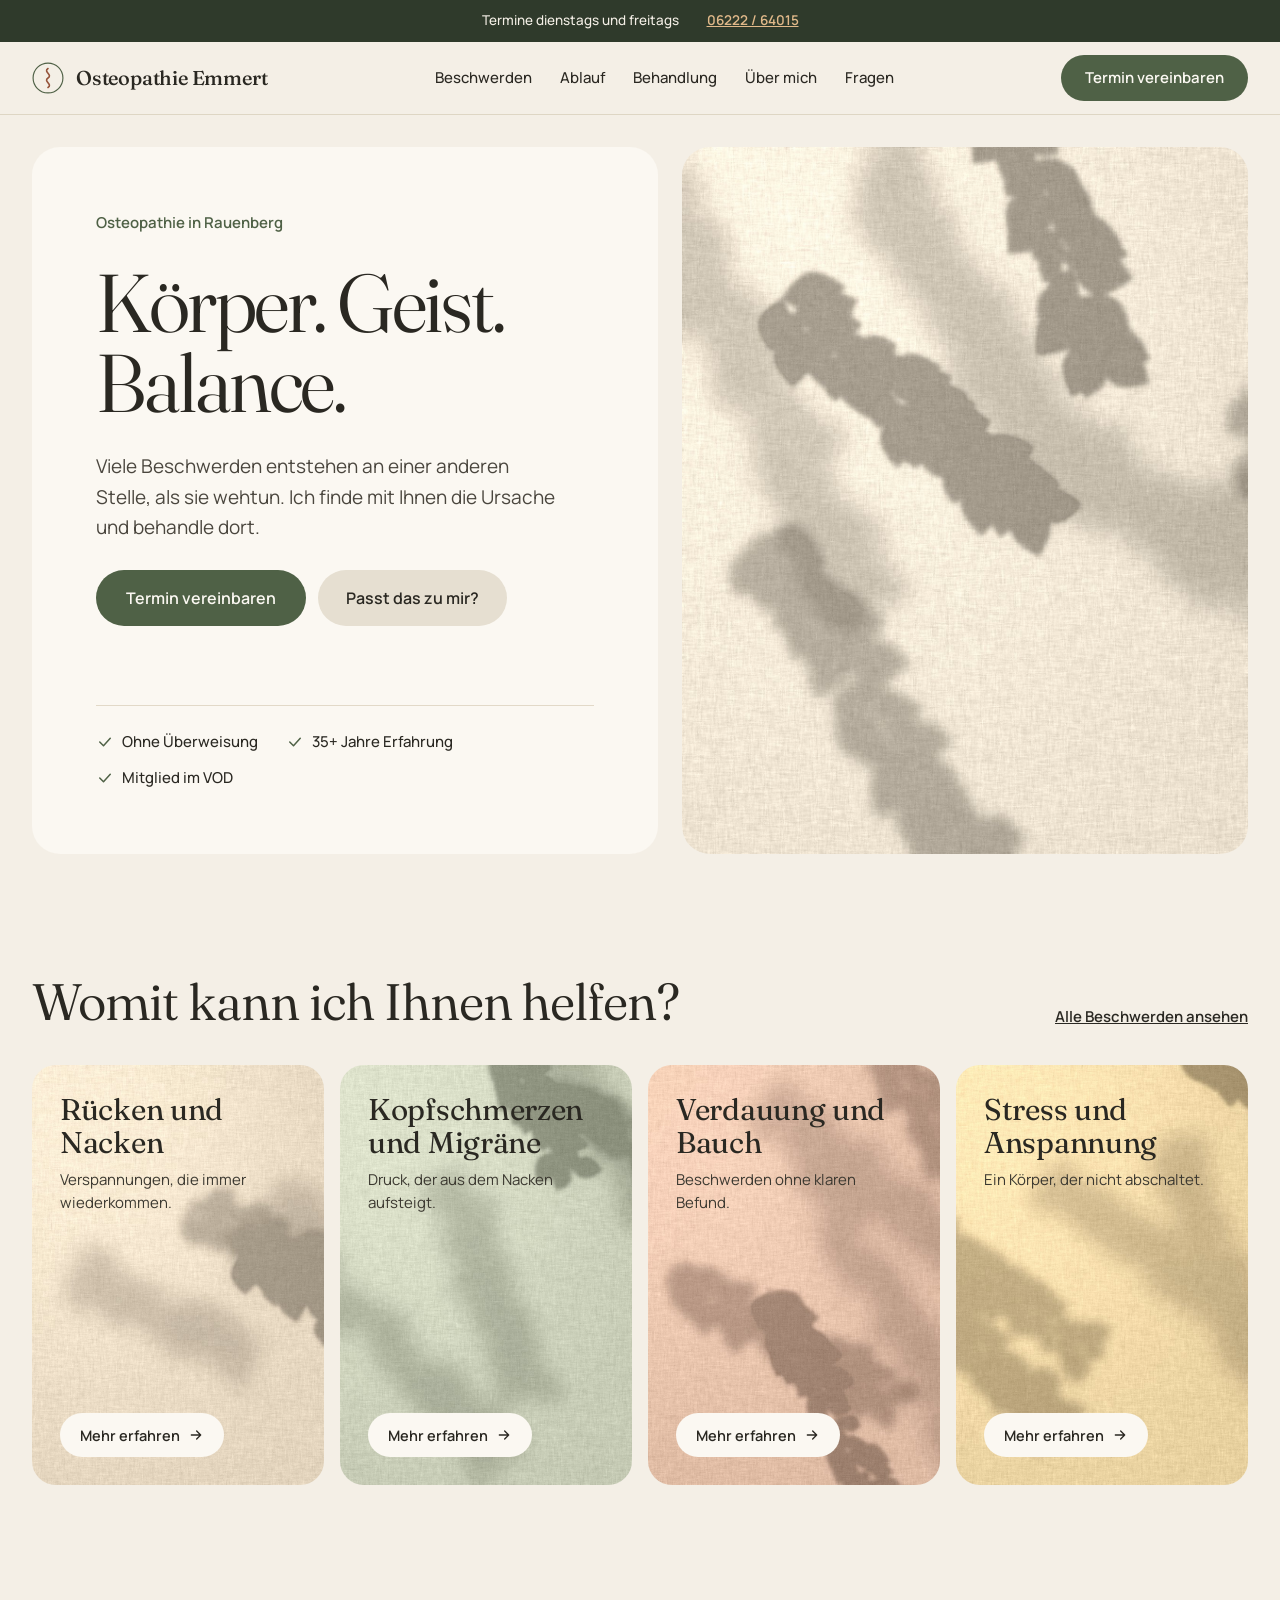
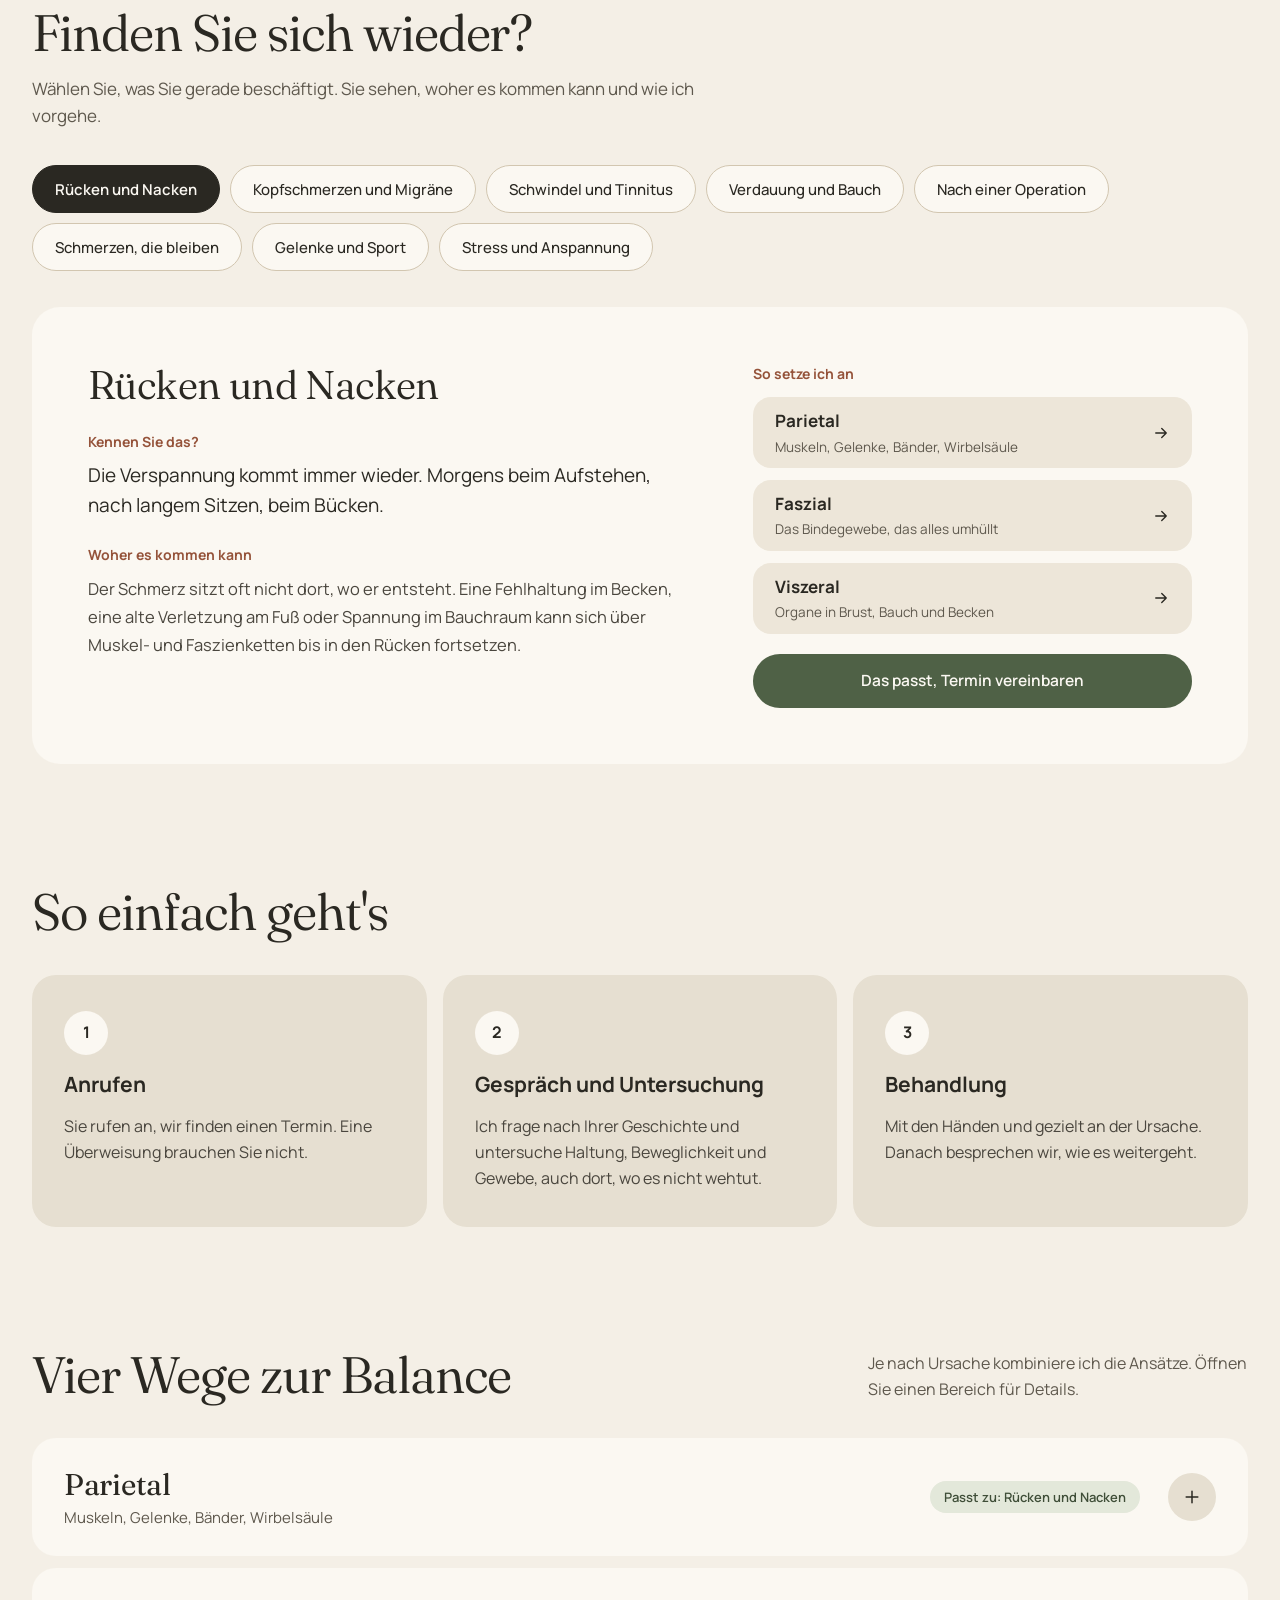
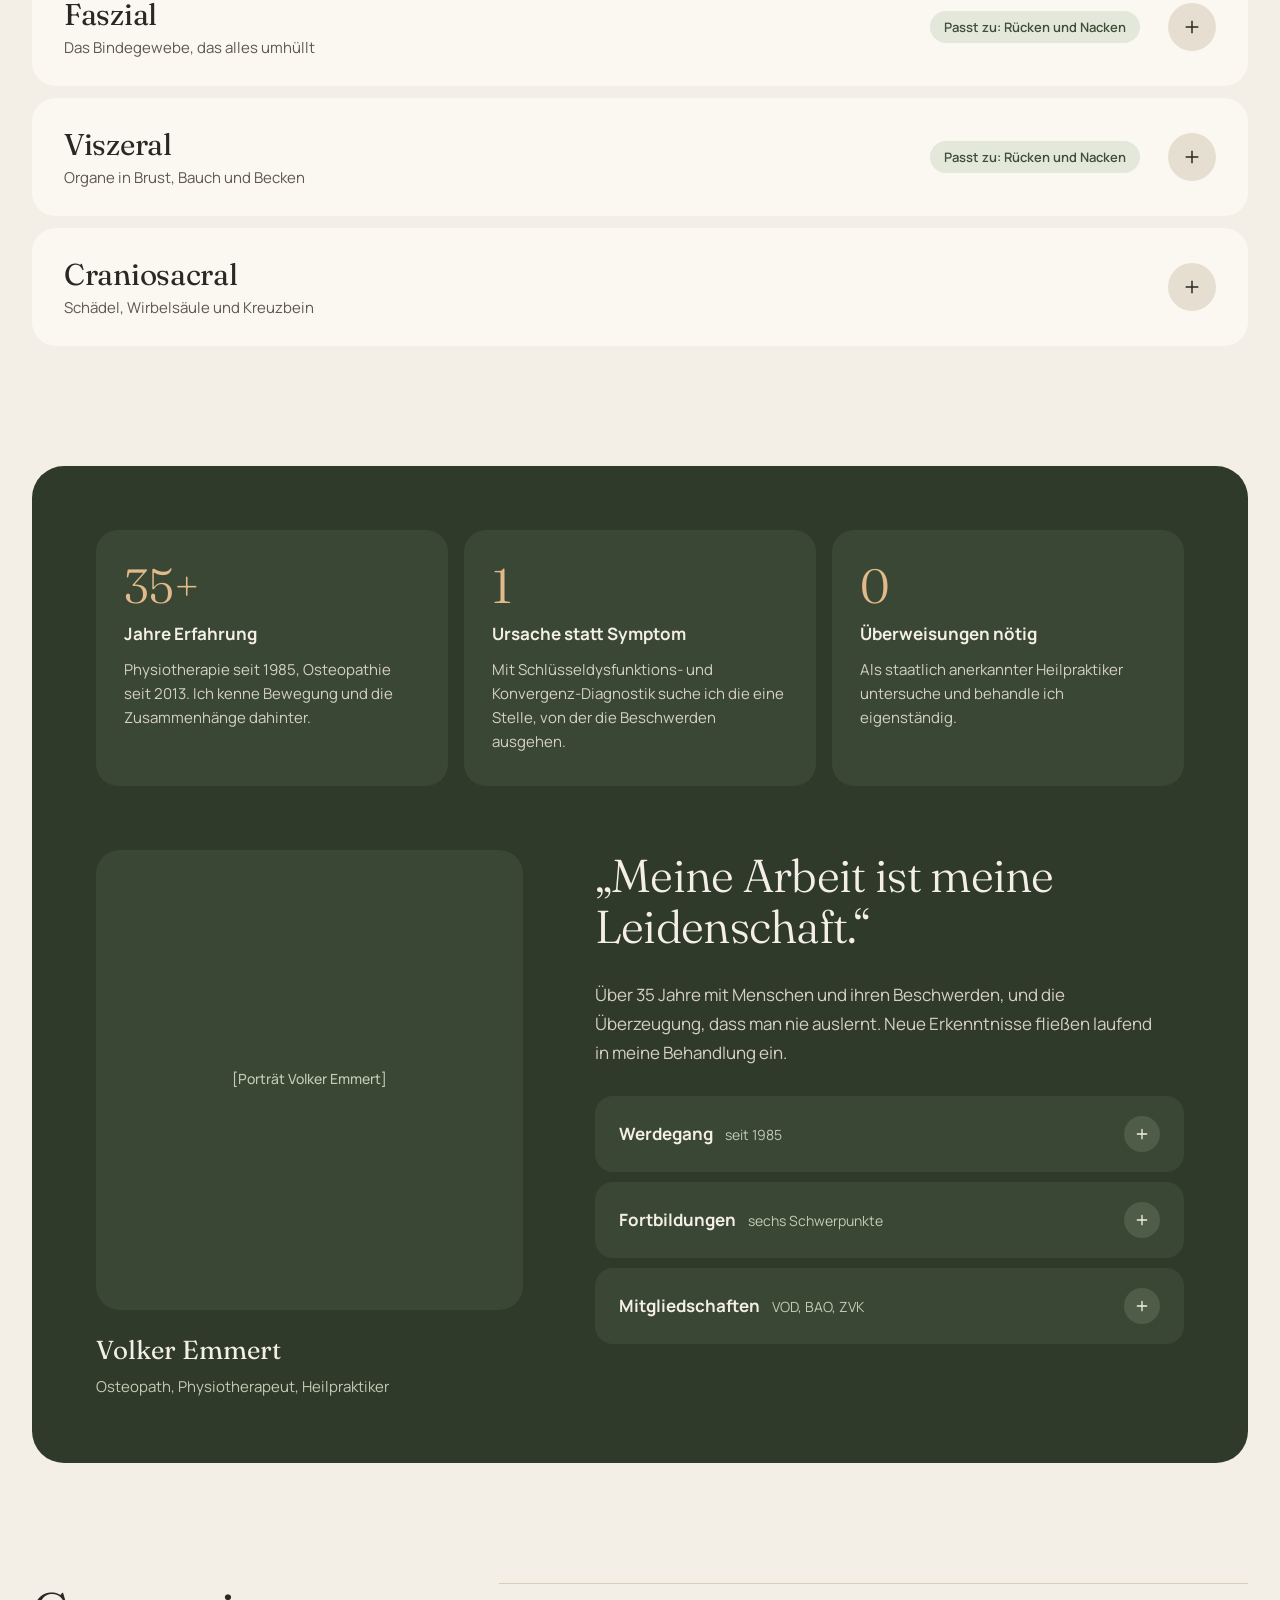
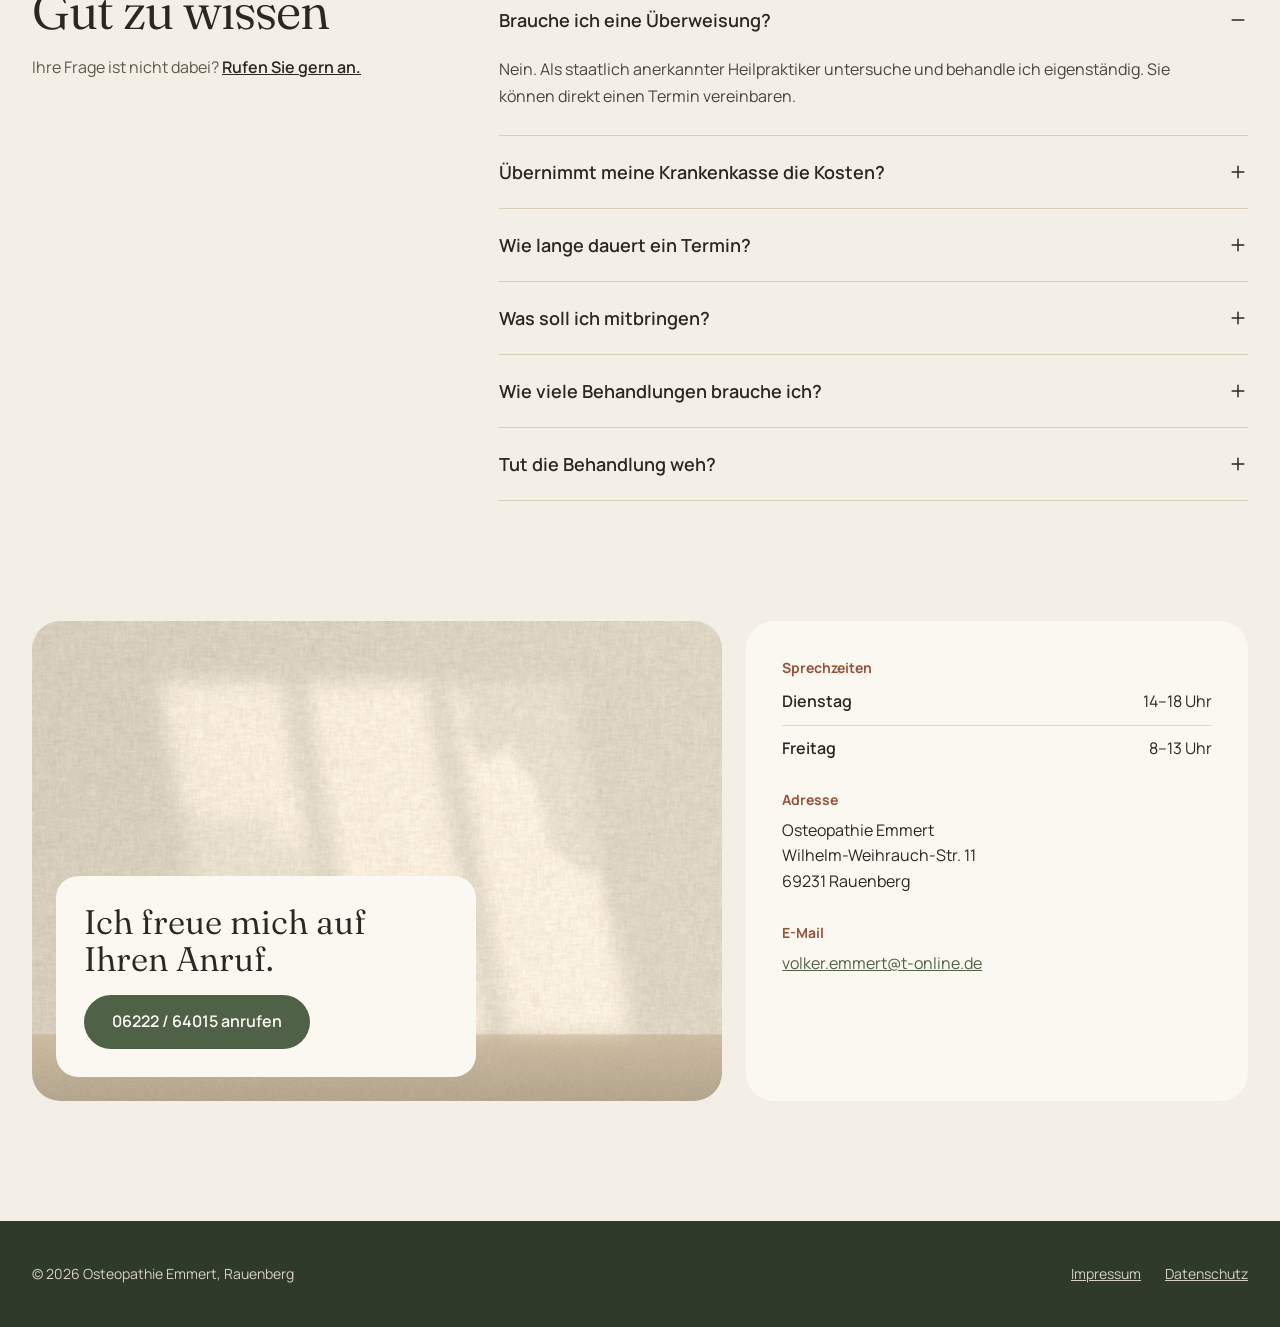
<file: index.html>
<!doctype html>
<html lang="de">
<head>
  <meta charset="utf-8">
  <meta name="viewport" content="width=device-width, initial-scale=1">
  <title>Osteopathie Emmert – Osteopathie in Rauenberg</title>
  <meta name="description" content="Osteopathie in Rauenberg: Volker Emmert, Osteopath, Physiotherapeut und Heilpraktiker, findet mit Ihnen die Ursache Ihrer Beschwerden. Termin ohne Überweisung – 06222 / 64015.">
  <meta name="theme-color" content="#F4EFE6">

  <meta property="og:type" content="website">
  <meta property="og:locale" content="de_DE">
  <meta property="og:title" content="Osteopathie Emmert – Körper. Geist. Balance.">
  <meta property="og:description" content="Viele Beschwerden entstehen an einer anderen Stelle, als sie wehtun. Osteopathie in Rauenberg, ohne Überweisung.">
  <meta property="og:image" content="assets/img/hero-licht.jpg">

  <link rel="icon" href="assets/img/favicon.svg" type="image/svg+xml">
  <link rel="preload" href="assets/fonts/fraunces-latin.woff2" as="font" type="font/woff2" crossorigin>
  <link rel="preload" href="assets/fonts/manrope-latin.woff2" as="font" type="font/woff2" crossorigin>
  <link rel="stylesheet" href="assets/css/styles.css">
  <script>document.documentElement.classList.add('js');</script>

  <script type="application/ld+json">
  {
    "@context": "https://schema.org",
    "@type": "MedicalBusiness",
    "name": "Osteopathie Emmert",
    "description": "Osteopathie, Physiotherapie und Heilpraktik in Rauenberg.",
    "medicalSpecialty": "Osteopathic",
    "founder": {
      "@type": "Person",
      "name": "Volker Emmert",
      "jobTitle": "Osteopath, Physiotherapeut, Heilpraktiker"
    },
    "telephone": "+49 6222 64015",
    "email": "volker.emmert@t-online.de",
    "address": {
      "@type": "PostalAddress",
      "streetAddress": "Wilhelm-Weihrauch-Str. 11",
      "postalCode": "69231",
      "addressLocality": "Rauenberg",
      "addressCountry": "DE"
    },
    "openingHoursSpecification": [
      { "@type": "OpeningHoursSpecification", "dayOfWeek": "Tuesday", "opens": "14:00", "closes": "18:00" },
      { "@type": "OpeningHoursSpecification", "dayOfWeek": "Friday", "opens": "08:00", "closes": "13:00" }
    ]
  }
  </script>
</head>
<body>
<a class="skip-link" href="#inhalt">Zum Inhalt springen</a>

<div class="topbar">
  <div class="container topbar__inner">
    <span>Termine dienstags und freitags</span>
    <a href="tel:+49622264015">06222 / 64015</a>
  </div>
</div>

<header class="site-header">
  <div class="site-header__inner">
    <a href="#top" class="brand">
      <svg width="32" height="32" viewBox="0 0 44 44" fill="none" aria-hidden="true"><circle cx="22" cy="22" r="20.5" stroke="#4F6146" stroke-width="1.6"/><path d="M22 9c-7 4.5 7 8.5 0 13s7 8.5 0 13" stroke="#95533A" stroke-width="2.2" stroke-linecap="round"/></svg>
      <span class="brand__name">Osteopathie Emmert</span>
    </a>
    <nav id="hauptnavigation" class="main-nav" aria-label="Hauptnavigation">
      <a href="#beschwerden">Beschwerden</a>
      <a href="#ablauf">Ablauf</a>
      <a href="#behandlung">Behandlung</a>
      <a href="#ueber-mich">Über mich</a>
      <a href="#fragen">Fragen</a>
    </nav>
    <a href="tel:+49622264015" class="btn btn--header header-cta" aria-label="Termin vereinbaren, 06222 / 64015 anrufen">Termin<span class="header-cta__long">&nbsp;vereinbaren</span></a>
    <button type="button" class="nav-toggle" aria-controls="hauptnavigation" aria-expanded="false" aria-label="Menü öffnen">
      <svg width="20" height="20" viewBox="0 0 24 24" fill="none" stroke="currentColor" stroke-width="1.8" stroke-linecap="round" aria-hidden="true"><path d="M4 7h16M4 12h16M4 17h16"/></svg>
    </button>
  </div>
</header>

<main id="inhalt">

  <!-- Hero -->
  <section id="top" class="container hero" aria-labelledby="hero-titel">
    <div class="hero__grid">
      <div class="hero__card">
        <div class="hero__content">
          <span class="hero__eyebrow">Osteopathie in Rauenberg</span>
          <h1 id="hero-titel" class="hero__title">Körper. Geist. Balance.</h1>
          <p class="hero__intro">Viele Beschwerden entstehen an einer anderen Stelle, als sie wehtun. Ich finde mit Ihnen die Ursache und behandle dort.</p>
          <div class="hero__actions">
            <a href="tel:+49622264015" class="btn">Termin vereinbaren</a>
            <a href="#beschwerden" class="btn btn--secondary">Passt das zu mir?</a>
          </div>
        </div>
        <ul class="checks">
          <li><svg width="18" height="18" viewBox="0 0 24 24" fill="none" stroke="#4F6146" stroke-width="2" stroke-linecap="round" stroke-linejoin="round" aria-hidden="true"><path d="M5 12l5 5 9-10"/></svg>Ohne Überweisung</li>
          <li><svg width="18" height="18" viewBox="0 0 24 24" fill="none" stroke="#4F6146" stroke-width="2" stroke-linecap="round" stroke-linejoin="round" aria-hidden="true"><path d="M5 12l5 5 9-10"/></svg>35+ Jahre Erfahrung</li>
          <li><svg width="18" height="18" viewBox="0 0 24 24" fill="none" stroke="#4F6146" stroke-width="2" stroke-linecap="round" stroke-linejoin="round" aria-hidden="true"><path d="M5 12l5 5 9-10"/></svg>Mitglied im VOD</li>
        </ul>
      </div>
      <div class="hero__media">
        <img src="assets/img/hero-licht.jpg" width="1200" height="1500" alt="Weiches Licht und Blätterschatten auf einer Leinenwand" fetchpriority="high">
      </div>
    </div>
  </section>

  <!-- Womit kann ich Ihnen helfen? -->
  <section class="container section tiles-section" aria-labelledby="hilfe-titel">
    <div class="section-head">
      <h2 id="hilfe-titel" class="h2">Womit kann ich Ihnen helfen?</h2>
      <a href="#beschwerden" class="text-link">Alle Beschwerden ansehen</a>
    </div>
    <ul class="tiles">
      <li>
        <a href="#beschwerden" class="tile" data-complaint-link="ruecken">
          <img src="assets/img/kachel-ruecken.jpg" width="900" height="1100" alt="" loading="lazy">
          <span class="tile__text">
            <span class="tile__title">Rücken und Nacken</span>
            <span class="tile__short">Verspannungen, die immer wiederkommen.</span>
          </span>
          <span class="btn btn--small">Mehr erfahren <svg width="16" height="16" viewBox="0 0 24 24" fill="none" stroke="currentColor" stroke-width="2" stroke-linecap="round" stroke-linejoin="round" aria-hidden="true"><path d="M5 12h14M13 6l6 6-6 6"/></svg></span>
        </a>
      </li>
      <li>
        <a href="#beschwerden" class="tile" data-complaint-link="kopf">
          <img src="assets/img/kachel-kopf.jpg" width="900" height="1100" alt="" loading="lazy">
          <span class="tile__text">
            <span class="tile__title">Kopfschmerzen und Migräne</span>
            <span class="tile__short">Druck, der aus dem Nacken aufsteigt.</span>
          </span>
          <span class="btn btn--small">Mehr erfahren <svg width="16" height="16" viewBox="0 0 24 24" fill="none" stroke="currentColor" stroke-width="2" stroke-linecap="round" stroke-linejoin="round" aria-hidden="true"><path d="M5 12h14M13 6l6 6-6 6"/></svg></span>
        </a>
      </li>
      <li>
        <a href="#beschwerden" class="tile" data-complaint-link="bauch">
          <img src="assets/img/kachel-bauch.jpg" width="900" height="1100" alt="" loading="lazy">
          <span class="tile__text">
            <span class="tile__title">Verdauung und Bauch</span>
            <span class="tile__short">Beschwerden ohne klaren Befund.</span>
          </span>
          <span class="btn btn--small">Mehr erfahren <svg width="16" height="16" viewBox="0 0 24 24" fill="none" stroke="currentColor" stroke-width="2" stroke-linecap="round" stroke-linejoin="round" aria-hidden="true"><path d="M5 12h14M13 6l6 6-6 6"/></svg></span>
        </a>
      </li>
      <li>
        <a href="#beschwerden" class="tile" data-complaint-link="stress">
          <img src="assets/img/kachel-stress.jpg" width="900" height="1100" alt="" loading="lazy">
          <span class="tile__text">
            <span class="tile__title">Stress und Anspannung</span>
            <span class="tile__short">Ein Körper, der nicht abschaltet.</span>
          </span>
          <span class="btn btn--small">Mehr erfahren <svg width="16" height="16" viewBox="0 0 24 24" fill="none" stroke="currentColor" stroke-width="2" stroke-linecap="round" stroke-linejoin="round" aria-hidden="true"><path d="M5 12h14M13 6l6 6-6 6"/></svg></span>
        </a>
      </li>
    </ul>
  </section>

  <!-- Beschwerden -->
  <section id="beschwerden" class="container section complaints" aria-labelledby="beschwerden-titel">
    <div class="complaints__head">
      <h2 id="beschwerden-titel" class="h2">Finden Sie sich wieder?</h2>
      <p class="muted">Wählen Sie, was Sie gerade beschäftigt. Sie sehen, woher es kommen kann und wie ich vorgehe.</p>
    </div>

    <div class="chips" role="group" aria-label="Beschwerde auswählen">
      <button type="button" class="chip" data-complaint="ruecken" aria-pressed="true">Rücken und Nacken</button>
      <button type="button" class="chip" data-complaint="kopf" aria-pressed="false">Kopfschmerzen und Migräne</button>
      <button type="button" class="chip" data-complaint="schwindel" aria-pressed="false">Schwindel und Tinnitus</button>
      <button type="button" class="chip" data-complaint="bauch" aria-pressed="false">Verdauung und Bauch</button>
      <button type="button" class="chip" data-complaint="op" aria-pressed="false">Nach einer Operation</button>
      <button type="button" class="chip" data-complaint="chronisch" aria-pressed="false">Schmerzen, die bleiben</button>
      <button type="button" class="chip" data-complaint="gelenke" aria-pressed="false">Gelenke und Sport</button>
      <button type="button" class="chip" data-complaint="stress" aria-pressed="false">Stress und Anspannung</button>
    </div>

    <div class="complaint-panel" aria-live="polite">
      <div class="complaint-panel__main">
        <h3 class="complaint-panel__title" data-field="label">Rücken und Nacken</h3>
        <div class="complaint-panel__block">
          <span class="label">Kennen Sie das?</span>
          <p class="complaint-panel__feel" data-field="feel">Die Verspannung kommt immer wieder. Morgens beim Aufstehen, nach langem Sitzen, beim Bücken.</p>
        </div>
        <div class="complaint-panel__block">
          <span class="label">Woher es kommen kann</span>
          <p class="complaint-panel__why" data-field="why">Der Schmerz sitzt oft nicht dort, wo er entsteht. Eine Fehlhaltung im Becken, eine alte Verletzung am Fuß oder Spannung im Bauchraum kann sich über Muskel- und Faszienketten bis in den Rücken fortsetzen.</p>
        </div>
      </div>
      <div class="complaint-panel__side">
        <span class="label">So setze ich an</span>
        <ul class="way-links" data-field="ways">
          <li><a class="way-link" href="#weg-parietal" data-open-way="parietal"><span class="way-link__text"><span class="way-link__title">Parietal</span><span class="way-link__sub">Muskeln, Gelenke, Bänder, Wirbelsäule</span></span><svg width="18" height="18" viewBox="0 0 24 24" fill="none" stroke="currentColor" stroke-width="1.8" stroke-linecap="round" stroke-linejoin="round" aria-hidden="true"><path d="M5 12h14M13 6l6 6-6 6"/></svg></a></li>
          <li><a class="way-link" href="#weg-faszial" data-open-way="faszial"><span class="way-link__text"><span class="way-link__title">Faszial</span><span class="way-link__sub">Das Bindegewebe, das alles umhüllt</span></span><svg width="18" height="18" viewBox="0 0 24 24" fill="none" stroke="currentColor" stroke-width="1.8" stroke-linecap="round" stroke-linejoin="round" aria-hidden="true"><path d="M5 12h14M13 6l6 6-6 6"/></svg></a></li>
          <li><a class="way-link" href="#weg-viszeral" data-open-way="viszeral"><span class="way-link__text"><span class="way-link__title">Viszeral</span><span class="way-link__sub">Organe in Brust, Bauch und Becken</span></span><svg width="18" height="18" viewBox="0 0 24 24" fill="none" stroke="currentColor" stroke-width="1.8" stroke-linecap="round" stroke-linejoin="round" aria-hidden="true"><path d="M5 12h14M13 6l6 6-6 6"/></svg></a></li>
        </ul>
        <a href="tel:+49622264015" class="btn btn--panel">Das passt, Termin vereinbaren</a>
      </div>
    </div>
  </section>

  <!-- Ablauf -->
  <section id="ablauf" class="container section steps-section" aria-labelledby="ablauf-titel">
    <h2 id="ablauf-titel" class="h2">So einfach geht's</h2>
    <ol class="steps">
      <li class="step">
        <span class="step__num" aria-hidden="true">1</span>
        <h3>Anrufen</h3>
        <p>Sie rufen an, wir finden einen Termin. Eine Überweisung brauchen Sie nicht.</p>
      </li>
      <li class="step">
        <span class="step__num" aria-hidden="true">2</span>
        <h3>Gespräch und Untersuchung</h3>
        <p>Ich frage nach Ihrer Geschichte und untersuche Haltung, Beweglichkeit und Gewebe, auch dort, wo es nicht wehtut.</p>
      </li>
      <li class="step">
        <span class="step__num" aria-hidden="true">3</span>
        <h3>Behandlung</h3>
        <p>Mit den Händen und gezielt an der Ursache. Danach besprechen wir, wie es weitergeht.</p>
      </li>
    </ol>
  </section>

  <!-- Behandlung -->
  <section id="behandlung" class="container section treatment" aria-labelledby="behandlung-titel">
    <div class="section-head">
      <h2 id="behandlung-titel" class="h2">Vier Wege zur Balance</h2>
      <p class="muted">Je nach Ursache kombiniere ich die Ansätze. Öffnen Sie einen Bereich für Details.</p>
    </div>

    <div class="ways" data-accordion>
      <article class="way accordion__item" id="weg-parietal" data-way="parietal">
        <h3>
          <button type="button" class="way-toggle" aria-expanded="false" aria-controls="weg-parietal-panel">
            <span class="way-toggle__text">
              <span class="way-toggle__title">Parietal</span>
              <span class="way-toggle__sub">Muskeln, Gelenke, Bänder, Wirbelsäule</span>
            </span>
            <span class="match-badge" data-match>Passt zu: <span data-match-label>Rücken und Nacken</span></span>
            <span class="toggle-icon" aria-hidden="true">
              <svg class="icon-plus" width="20" height="20" viewBox="0 0 24 24" fill="none" stroke="currentColor" stroke-width="1.8" stroke-linecap="round"><path d="M12 5v14M5 12h14"/></svg>
              <svg class="icon-minus" width="20" height="20" viewBox="0 0 24 24" fill="none" stroke="currentColor" stroke-width="1.8" stroke-linecap="round"><path d="M5 12h14"/></svg>
            </span>
          </button>
        </h3>
        <div class="way-panel" id="weg-parietal-panel" hidden>
          <div class="way-panel__col">
            <span class="label">Was ich behandle</span>
            <p>Den Bewegungsapparat: Muskeln, Bänder, Sehnen, Gelenke, Kapseln und die Nerven dazwischen.</p>
          </div>
          <div class="way-panel__col">
            <span class="label">Warum das helfen kann</span>
            <p>Eine Überlastung oder alte Verletzung setzt sich als Kettenreaktion fort, und der Schmerz wandert. Ich löse die Blockaden entlang dieser Kette, damit sich die Last wieder verteilt.</p>
          </div>
          <div class="way-panel__col">
            <span class="label">Häufig bei</span>
            <ul class="tags">
              <li>Rückenschmerzen</li><li>Nackenverspannungen</li><li>Bandscheibe</li><li>Gelenkbeschwerden</li><li>Sportverletzungen</li>
            </ul>
          </div>
        </div>
      </article>

      <article class="way accordion__item" id="weg-faszial" data-way="faszial">
        <h3>
          <button type="button" class="way-toggle" aria-expanded="false" aria-controls="weg-faszial-panel">
            <span class="way-toggle__text">
              <span class="way-toggle__title">Faszial</span>
              <span class="way-toggle__sub">Das Bindegewebe, das alles umhüllt</span>
            </span>
            <span class="match-badge" data-match>Passt zu: <span data-match-label>Rücken und Nacken</span></span>
            <span class="toggle-icon" aria-hidden="true">
              <svg class="icon-plus" width="20" height="20" viewBox="0 0 24 24" fill="none" stroke="currentColor" stroke-width="1.8" stroke-linecap="round"><path d="M12 5v14M5 12h14"/></svg>
              <svg class="icon-minus" width="20" height="20" viewBox="0 0 24 24" fill="none" stroke="currentColor" stroke-width="1.8" stroke-linecap="round"><path d="M5 12h14"/></svg>
            </span>
          </button>
        </h3>
        <div class="way-panel" id="weg-faszial-panel" hidden>
          <div class="way-panel__col">
            <span class="label">Was ich behandle</span>
            <p>Die Faszien. Sie umhüllen jeden Muskel, jedes Organ und jeden Nerv.</p>
          </div>
          <div class="way-panel__col">
            <span class="label">Warum das helfen kann</span>
            <p>Weil Faszien alles verbinden, tragen sie Spannungen weiter. Ich behandle dort, wo die Spannung entsteht, nicht nur dort, wo sie wehtut.</p>
          </div>
          <div class="way-panel__col">
            <span class="label">Häufig bei</span>
            <ul class="tags">
              <li>Chronische Schmerzen</li><li>Fibromyalgie</li><li>Tennisellenbogen</li><li>Durchblutungsstörungen</li>
            </ul>
          </div>
        </div>
      </article>

      <article class="way accordion__item" id="weg-viszeral" data-way="viszeral">
        <h3>
          <button type="button" class="way-toggle" aria-expanded="false" aria-controls="weg-viszeral-panel">
            <span class="way-toggle__text">
              <span class="way-toggle__title">Viszeral</span>
              <span class="way-toggle__sub">Organe in Brust, Bauch und Becken</span>
            </span>
            <span class="match-badge" data-match>Passt zu: <span data-match-label>Rücken und Nacken</span></span>
            <span class="toggle-icon" aria-hidden="true">
              <svg class="icon-plus" width="20" height="20" viewBox="0 0 24 24" fill="none" stroke="currentColor" stroke-width="1.8" stroke-linecap="round"><path d="M12 5v14M5 12h14"/></svg>
              <svg class="icon-minus" width="20" height="20" viewBox="0 0 24 24" fill="none" stroke="currentColor" stroke-width="1.8" stroke-linecap="round"><path d="M5 12h14"/></svg>
            </span>
          </button>
        </h3>
        <div class="way-panel" id="weg-viszeral-panel" hidden>
          <div class="way-panel__col">
            <span class="label">Was ich behandle</span>
            <p>Die inneren Organe und ihre Aufhängungen am Stützapparat.</p>
          </div>
          <div class="way-panel__col">
            <span class="label">Warum das helfen kann</span>
            <p>Nach Operationen, bei Narben, Entzündungen oder Senkungen verlieren Organe an Beweglichkeit. Das kann ihre Versorgung mindern und bis in den Rücken ziehen. Sanfte Techniken lösen diese Spannung.</p>
          </div>
          <div class="way-panel__col">
            <span class="label">Häufig bei</span>
            <ul class="tags">
              <li>Nach Operationen</li><li>Verdauungsstörungen</li><li>Sodbrennen</li><li>Stress</li>
            </ul>
          </div>
        </div>
      </article>

      <article class="way accordion__item" id="weg-cranio" data-way="cranio">
        <h3>
          <button type="button" class="way-toggle" aria-expanded="false" aria-controls="weg-cranio-panel">
            <span class="way-toggle__text">
              <span class="way-toggle__title">Craniosacral</span>
              <span class="way-toggle__sub">Schädel, Wirbelsäule und Kreuzbein</span>
            </span>
            <span class="match-badge" data-match hidden>Passt zu: <span data-match-label>Rücken und Nacken</span></span>
            <span class="toggle-icon" aria-hidden="true">
              <svg class="icon-plus" width="20" height="20" viewBox="0 0 24 24" fill="none" stroke="currentColor" stroke-width="1.8" stroke-linecap="round"><path d="M12 5v14M5 12h14"/></svg>
              <svg class="icon-minus" width="20" height="20" viewBox="0 0 24 24" fill="none" stroke="currentColor" stroke-width="1.8" stroke-linecap="round"><path d="M5 12h14"/></svg>
            </span>
          </button>
        </h3>
        <div class="way-panel" id="weg-cranio-panel" hidden>
          <div class="way-panel__col">
            <span class="label">Was ich behandle</span>
            <p>Schädelknochen, Hirn- und Rückenmarkshäute und ihre Verbindung zum Kreuzbein.</p>
          </div>
          <div class="way-panel__col">
            <span class="label">Warum das helfen kann</span>
            <p>Mit sehr feinen Impulsen arbeite ich an der Elastizität dieser Strukturen und an der Bewegung der Hirn-Rückenmarksflüssigkeit.</p>
          </div>
          <div class="way-panel__col">
            <span class="label">Häufig bei</span>
            <ul class="tags">
              <li>Migräne</li><li>Kopfschmerzen</li><li>Tinnitus</li><li>Schwindel</li><li>Hörsturz</li><li>Nebenhöhlen</li>
            </ul>
          </div>
        </div>
      </article>
    </div>
  </section>

  <!-- Über mich -->
  <section id="ueber-mich" class="container section" aria-labelledby="ueber-mich-titel">
    <div class="about">
      <ul class="stats">
        <li class="stat">
          <span class="stat__num">35+</span>
          <span class="stat__title">Jahre Erfahrung</span>
          <span class="stat__text">Physiotherapie seit 1985, Osteopathie seit 2013. Ich kenne Bewegung und die Zusammenhänge dahinter.</span>
        </li>
        <li class="stat">
          <span class="stat__num">1</span>
          <span class="stat__title">Ursache statt Symptom</span>
          <span class="stat__text">Mit Schlüsseldysfunktions- und Konvergenz-Diagnostik suche ich die eine Stelle, von der die Beschwerden ausgehen.</span>
        </li>
        <li class="stat">
          <span class="stat__num">0</span>
          <span class="stat__title">Überweisungen nötig</span>
          <span class="stat__text">Als staatlich anerkannter Heilpraktiker untersuche und behandle ich eigenständig.</span>
        </li>
      </ul>

      <div class="about__main">
        <div class="about__portrait">
          <!-- Porträt: Bild unter assets/img/portrait-volker-emmert.jpg ablegen und diesen Platzhalter ersetzen durch
               <img class="portrait-img" src="assets/img/portrait-volker-emmert.jpg" alt="Porträt von Volker Emmert" loading="lazy"> -->
          <div class="portrait-placeholder" role="img" aria-label="Platzhalter für Porträt von Volker Emmert">[Porträt Volker Emmert]</div>
          <div class="about__person">
            <p class="about__name">Volker Emmert</p>
            <p class="about__role">Osteopath, Physiotherapeut, Heilpraktiker</p>
          </div>
        </div>
        <div class="about__text">
          <h2 id="ueber-mich-titel" class="about__quote">„Meine Arbeit ist meine Leidenschaft.“</h2>
          <p class="about__body">Über 35 Jahre mit Menschen und ihren Beschwerden, und die Überzeugung, dass man nie auslernt. Neue Erkenntnisse fließen laufend in meine Behandlung ein.</p>

          <div class="exp-items" data-accordion>
            <div class="exp accordion__item">
              <h3>
                <button type="button" class="exp-toggle" aria-expanded="false" aria-controls="exp-werdegang">
                  <span class="exp-toggle__text"><span class="exp-toggle__title">Werdegang</span><span class="exp-toggle__hint">seit 1985</span></span>
                  <span class="toggle-icon" aria-hidden="true">
                    <svg class="icon-plus" width="16" height="16" viewBox="0 0 24 24" fill="none" stroke="currentColor" stroke-width="2" stroke-linecap="round"><path d="M12 5v14M5 12h14"/></svg>
                    <svg class="icon-minus" width="16" height="16" viewBox="0 0 24 24" fill="none" stroke="currentColor" stroke-width="2" stroke-linecap="round"><path d="M5 12h14"/></svg>
                  </span>
                </button>
              </h3>
              <ul class="exp-list" id="exp-werdegang" hidden>
                <li><span class="exp-list__a">1985–1988</span><span class="exp-list__b">Ausbildung zum Physiotherapeuten, BG-Klinik Ludwigshafen</span></li>
                <li><span class="exp-list__a">1988–1992</span><span class="exp-list__b">Kliniken in Schwetzingen und Sinsheim, Praxis in Walldorf</span></li>
                <li><span class="exp-list__a">1992</span><span class="exp-list__b">Eigene Physiotherapiepraxis in Eppingen</span></li>
                <li><span class="exp-list__a">2008–2013</span><span class="exp-list__b">Studium der Osteopathie am IFAO</span></li>
                <li><span class="exp-list__a">2013</span><span class="exp-list__b">Staatlich anerkannter Heilpraktiker</span></li>
                <li><span class="exp-list__a">2023</span><span class="exp-list__b">Osteopathiepraxis in Rauenberg</span></li>
              </ul>
            </div>

            <div class="exp accordion__item">
              <h3>
                <button type="button" class="exp-toggle" aria-expanded="false" aria-controls="exp-fortbildungen">
                  <span class="exp-toggle__text"><span class="exp-toggle__title">Fortbildungen</span><span class="exp-toggle__hint">sechs Schwerpunkte</span></span>
                  <span class="toggle-icon" aria-hidden="true">
                    <svg class="icon-plus" width="16" height="16" viewBox="0 0 24 24" fill="none" stroke="currentColor" stroke-width="2" stroke-linecap="round"><path d="M12 5v14M5 12h14"/></svg>
                    <svg class="icon-minus" width="16" height="16" viewBox="0 0 24 24" fill="none" stroke="currentColor" stroke-width="2" stroke-linecap="round"><path d="M5 12h14"/></svg>
                  </span>
                </button>
              </h3>
              <ul class="exp-list" id="exp-fortbildungen" hidden>
                <li><span class="exp-list__a">Schlüsseldysfunktion nach A. Strunk</span><span class="exp-list__b">Findet in einer Kette von Störungen die eine, die die anderen unterhält.</span></li>
                <li><span class="exp-list__a">Konvergenz-Diagnostik, Still Academy</span><span class="exp-list__b">Führt einzelne Befunde zusammen, um die gemeinsame Ursache einzugrenzen.</span></li>
                <li><span class="exp-list__a">Viszerale Osteopathie nach Finet und Williame</span><span class="exp-list__b">Techniken für die Beweglichkeit der Bauch- und Beckenorgane.</span></li>
                <li><span class="exp-list__a">Applied Facial Adjustment</span><span class="exp-list__b">Sanfte Techniken für Gesicht, Schädel und Kiefer.</span></li>
                <li><span class="exp-list__a">Neurofunktionelle Integration nach Dr. Eckart</span><span class="exp-list__b">Arbeit über das Nervensystem, um Funktion und Bewegung neu abzustimmen.</span></li>
                <li><span class="exp-list__a">Sympathikus-Therapie nach Dr. Heesch</span><span class="exp-list__b">Regulation des vegetativen Nervensystems, etwa bei Stress.</span></li>
              </ul>
            </div>

            <div class="exp accordion__item">
              <h3>
                <button type="button" class="exp-toggle" aria-expanded="false" aria-controls="exp-verbaende">
                  <span class="exp-toggle__text"><span class="exp-toggle__title">Mitgliedschaften</span><span class="exp-toggle__hint">VOD, BAO, ZVK</span></span>
                  <span class="toggle-icon" aria-hidden="true">
                    <svg class="icon-plus" width="16" height="16" viewBox="0 0 24 24" fill="none" stroke="currentColor" stroke-width="2" stroke-linecap="round"><path d="M12 5v14M5 12h14"/></svg>
                    <svg class="icon-minus" width="16" height="16" viewBox="0 0 24 24" fill="none" stroke="currentColor" stroke-width="2" stroke-linecap="round"><path d="M5 12h14"/></svg>
                  </span>
                </button>
              </h3>
              <ul class="exp-list" id="exp-verbaende" hidden>
                <li><span class="exp-list__a">VOD</span><span class="exp-list__b">Verband der Osteopathen Deutschland</span></li>
                <li><span class="exp-list__a">BAO</span><span class="exp-list__b">Bundesarbeitsgemeinschaft Osteopathie</span></li>
                <li><span class="exp-list__a">ZVK</span><span class="exp-list__b">Deutscher Verband für Physiotherapie</span></li>
              </ul>
            </div>
          </div>
        </div>
      </div>
    </div>
  </section>

  <!-- Fragen -->
  <section id="fragen" class="container section faq-section" aria-labelledby="fragen-titel">
    <div class="faq-section__head">
      <h2 id="fragen-titel" class="h2">Gut zu wissen</h2>
      <p class="muted">Ihre Frage ist nicht dabei? <a href="tel:+49622264015">Rufen Sie gern an.</a></p>
    </div>
    <div class="faqs" data-accordion>
      <div class="faq accordion__item">
        <h3><button type="button" class="faq-toggle" aria-expanded="true" aria-controls="faq-ueberweisung">Brauche ich eine Überweisung?
          <svg class="icon-plus" width="20" height="20" viewBox="0 0 24 24" fill="none" stroke="currentColor" stroke-width="1.8" stroke-linecap="round" aria-hidden="true"><path d="M12 5v14M5 12h14"/></svg>
          <svg class="icon-minus" width="20" height="20" viewBox="0 0 24 24" fill="none" stroke="currentColor" stroke-width="1.8" stroke-linecap="round" aria-hidden="true"><path d="M5 12h14"/></svg>
        </button></h3>
        <p class="faq__answer" id="faq-ueberweisung">Nein. Als staatlich anerkannter Heilpraktiker untersuche und behandle ich eigenständig. Sie können direkt einen Termin vereinbaren.</p>
      </div>
      <div class="faq accordion__item">
        <h3><button type="button" class="faq-toggle" aria-expanded="false" aria-controls="faq-kosten">Übernimmt meine Krankenkasse die Kosten?
          <svg class="icon-plus" width="20" height="20" viewBox="0 0 24 24" fill="none" stroke="currentColor" stroke-width="1.8" stroke-linecap="round" aria-hidden="true"><path d="M12 5v14M5 12h14"/></svg>
          <svg class="icon-minus" width="20" height="20" viewBox="0 0 24 24" fill="none" stroke="currentColor" stroke-width="1.8" stroke-linecap="round" aria-hidden="true"><path d="M5 12h14"/></svg>
        </button></h3>
        <p class="faq__answer" id="faq-kosten" hidden>Viele gesetzliche Krankenkassen bezuschussen Osteopathie anteilig, oft mit ärztlicher Empfehlung. Private Versicherungen und Zusatzversicherungen erstatten häufig nach der Gebührenordnung für Heilpraktiker. Fragen Sie am besten vorab bei Ihrer Kasse nach.</p>
      </div>
      <div class="faq accordion__item">
        <h3><button type="button" class="faq-toggle" aria-expanded="false" aria-controls="faq-dauer">Wie lange dauert ein Termin?
          <svg class="icon-plus" width="20" height="20" viewBox="0 0 24 24" fill="none" stroke="currentColor" stroke-width="1.8" stroke-linecap="round" aria-hidden="true"><path d="M12 5v14M5 12h14"/></svg>
          <svg class="icon-minus" width="20" height="20" viewBox="0 0 24 24" fill="none" stroke="currentColor" stroke-width="1.8" stroke-linecap="round" aria-hidden="true"><path d="M5 12h14"/></svg>
        </button></h3>
        <p class="faq__answer" id="faq-dauer" hidden><span class="placeholder">[Dauer und Preis eines Termins ergänzen]</span></p>
      </div>
      <div class="faq accordion__item">
        <h3><button type="button" class="faq-toggle" aria-expanded="false" aria-controls="faq-mitbringen">Was soll ich mitbringen?
          <svg class="icon-plus" width="20" height="20" viewBox="0 0 24 24" fill="none" stroke="currentColor" stroke-width="1.8" stroke-linecap="round" aria-hidden="true"><path d="M12 5v14M5 12h14"/></svg>
          <svg class="icon-minus" width="20" height="20" viewBox="0 0 24 24" fill="none" stroke="currentColor" stroke-width="1.8" stroke-linecap="round" aria-hidden="true"><path d="M5 12h14"/></svg>
        </button></h3>
        <p class="faq__answer" id="faq-mitbringen" hidden>Vorhandene Befunde, Arztbriefe und Berichte von Röntgen oder MRT. Dazu bequeme Kleidung.</p>
      </div>
      <div class="faq accordion__item">
        <h3><button type="button" class="faq-toggle" aria-expanded="false" aria-controls="faq-anzahl">Wie viele Behandlungen brauche ich?
          <svg class="icon-plus" width="20" height="20" viewBox="0 0 24 24" fill="none" stroke="currentColor" stroke-width="1.8" stroke-linecap="round" aria-hidden="true"><path d="M12 5v14M5 12h14"/></svg>
          <svg class="icon-minus" width="20" height="20" viewBox="0 0 24 24" fill="none" stroke="currentColor" stroke-width="1.8" stroke-linecap="round" aria-hidden="true"><path d="M5 12h14"/></svg>
        </button></h3>
        <p class="faq__answer" id="faq-anzahl" hidden>Das ist sehr individuell. Nach dem ersten Termin besprechen wir gemeinsam, wie Ihr Körper reagiert und wie es sinnvoll weitergeht.</p>
      </div>
      <div class="faq accordion__item">
        <h3><button type="button" class="faq-toggle" aria-expanded="false" aria-controls="faq-schmerz">Tut die Behandlung weh?
          <svg class="icon-plus" width="20" height="20" viewBox="0 0 24 24" fill="none" stroke="currentColor" stroke-width="1.8" stroke-linecap="round" aria-hidden="true"><path d="M12 5v14M5 12h14"/></svg>
          <svg class="icon-minus" width="20" height="20" viewBox="0 0 24 24" fill="none" stroke="currentColor" stroke-width="1.8" stroke-linecap="round" aria-hidden="true"><path d="M5 12h14"/></svg>
        </button></h3>
        <p class="faq__answer" id="faq-schmerz" hidden>Osteopathie arbeitet überwiegend mit sanften, manuellen Techniken. Wenn etwas unangenehm ist, sagen Sie es einfach.</p>
      </div>
    </div>
  </section>

  <!-- Kontakt -->
  <section id="kontakt" class="container section contact" aria-labelledby="kontakt-titel">
    <div class="contact__visual">
      <img src="assets/img/praxis-fensterlicht.jpg" width="2400" height="1100" loading="lazy" alt="Fensterlicht auf einer hellen Wand in der Praxis">
      <div class="contact__card">
        <h2 id="kontakt-titel">Ich freue mich auf Ihren Anruf.</h2>
        <a href="tel:+49622264015" class="btn">06222 / 64015 anrufen</a>
      </div>
    </div>
    <div class="contact__info">
      <div class="contact__block">
        <span class="label">Sprechzeiten</span>
        <dl class="hours">
          <div><dt>Dienstag</dt><dd>14–18 Uhr</dd></div>
          <div><dt>Freitag</dt><dd>8–13 Uhr</dd></div>
        </dl>
      </div>
      <div class="contact__block">
        <span class="label">Adresse</span>
        <address>Osteopathie Emmert<br>Wilhelm-Weihrauch-Str. 11<br>69231 Rauenberg</address>
      </div>
      <div class="contact__block">
        <span class="label">E-Mail</span>
        <a href="mailto:volker.emmert@t-online.de">volker.emmert@t-online.de</a>
      </div>
    </div>
  </section>

</main>

<footer class="site-footer">
  <div class="container site-footer__inner">
    <span>© <span data-year>2026</span> Osteopathie Emmert, Rauenberg</span>
    <nav aria-label="Rechtliches">
      <a href="impressum.html">Impressum</a>
      <a href="datenschutz.html">Datenschutz</a>
    </nav>
  </div>
</footer>

<script src="assets/js/main.js" defer></script>
</body>
</html>
</file>
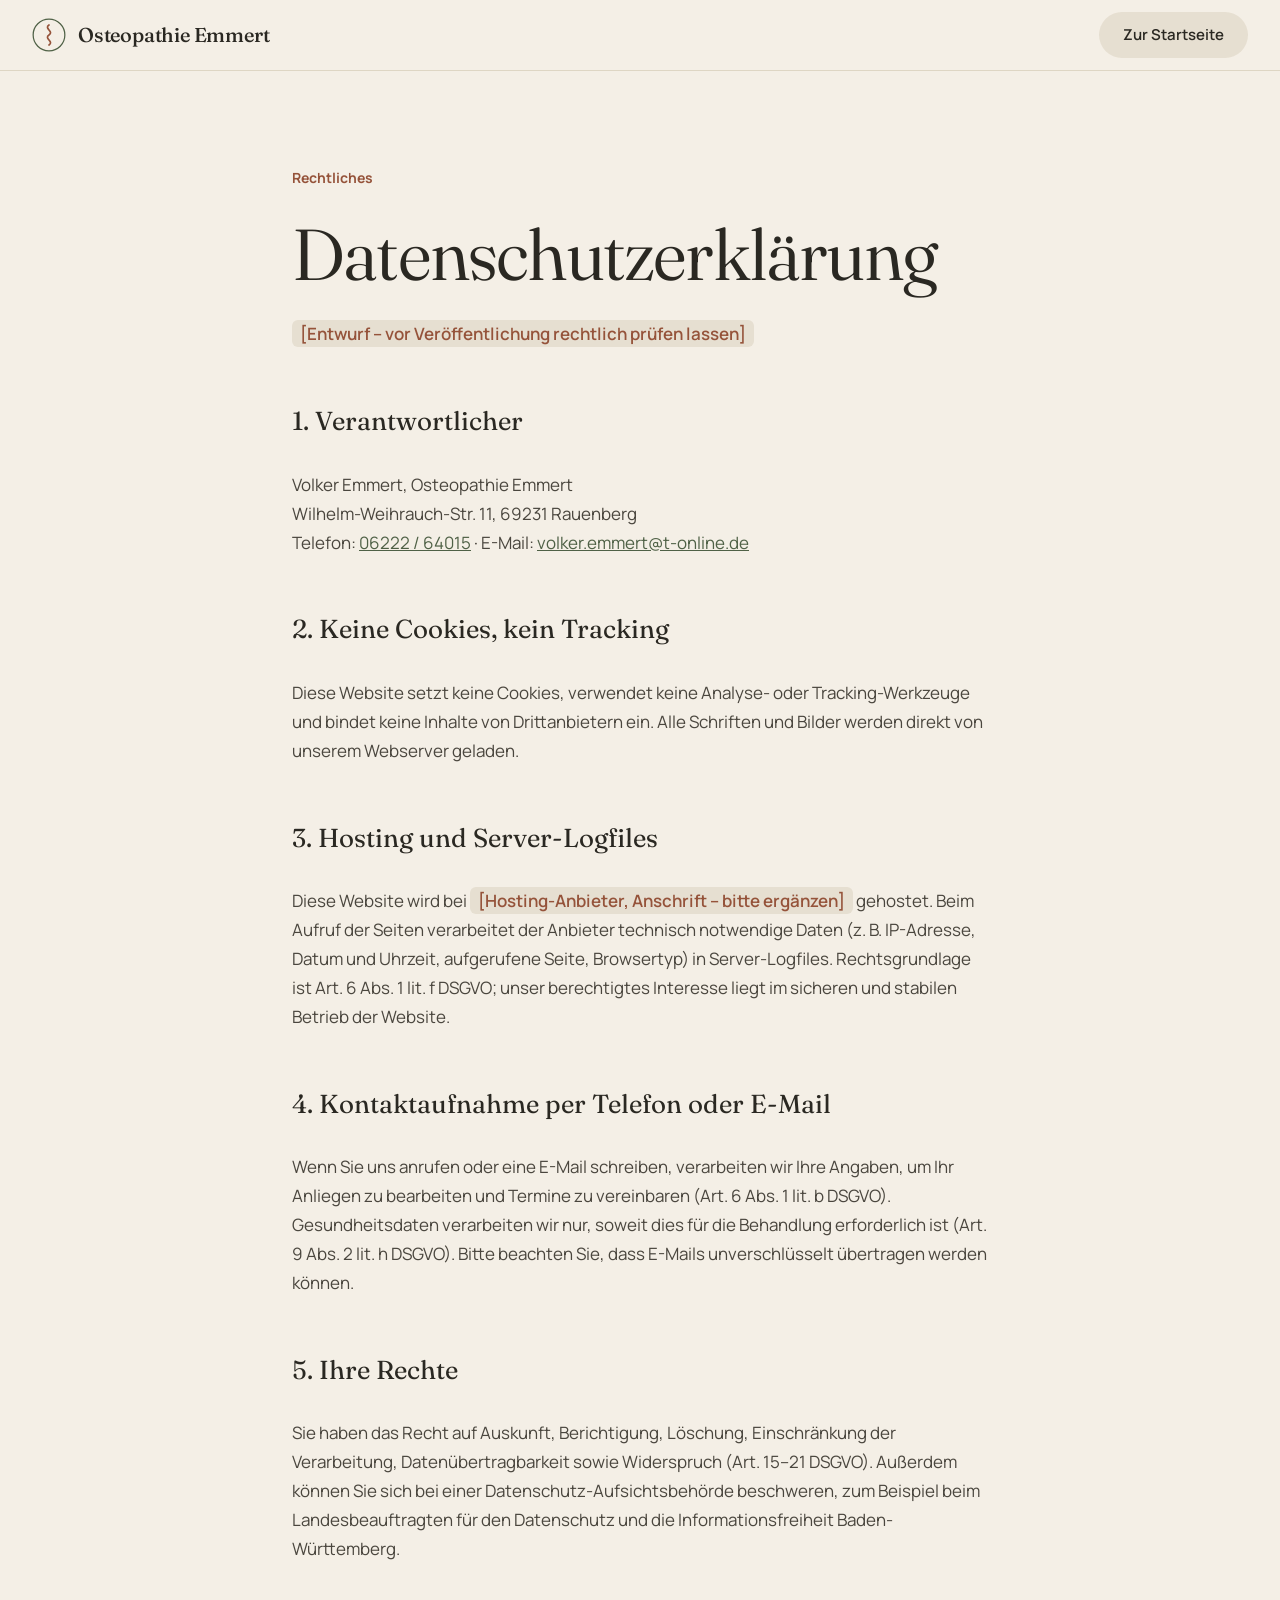
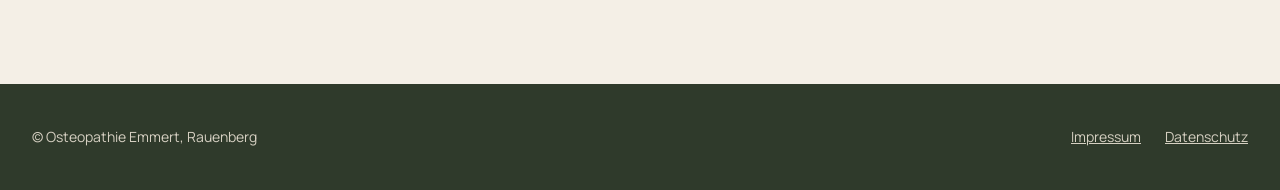
<file: datenschutz.html>
<!doctype html>
<html lang="de">
<head>
  <meta charset="utf-8">
  <meta name="viewport" content="width=device-width, initial-scale=1">
  <title>Datenschutz – Osteopathie Emmert</title>
  <meta name="robots" content="noindex, follow">
  <meta name="theme-color" content="#F4EFE6">
  <link rel="icon" href="assets/img/favicon.svg" type="image/svg+xml">
  <link rel="stylesheet" href="assets/css/styles.css">
</head>
<body>
<a class="skip-link" href="#inhalt">Zum Inhalt springen</a>

<header class="site-header">
  <div class="site-header__inner">
    <a href="index.html" class="brand">
      <svg width="34" height="34" viewBox="0 0 44 44" fill="none" aria-hidden="true"><circle cx="22" cy="22" r="20.5" stroke="#4F6146" stroke-width="1.6"/><path d="M22 9c-7 4.5 7 8.5 0 13s7 8.5 0 13" stroke="#95533A" stroke-width="2.2" stroke-linecap="round"/></svg>
      <span class="brand__name">Osteopathie Emmert</span>
    </a>
    <a href="index.html" class="btn btn--secondary btn--header">Zur Startseite</a>
  </div>
</header>

<main id="inhalt" class="container legal">
  <span class="label">Rechtliches</span>
  <h1>Datenschutz&shy;erklärung</h1>

  <p><span class="placeholder">[Entwurf – vor Veröffentlichung rechtlich prüfen lassen]</span></p>

  <h2>1. Verantwortlicher</h2>
  <address>
    Volker Emmert, Osteopathie Emmert<br>
    Wilhelm-Weihrauch-Str. 11, 69231 Rauenberg<br>
    Telefon: <a href="tel:+49622264015">06222 / 64015</a> ·
    E-Mail: <a href="mailto:volker.emmert@t-online.de">volker.emmert@t-online.de</a>
  </address>

  <h2>2. Keine Cookies, kein Tracking</h2>
  <p>Diese Website setzt keine Cookies, verwendet keine Analyse- oder Tracking-Werkzeuge und bindet keine Inhalte von Drittanbietern ein. Alle Schriften und Bilder werden direkt von unserem Webserver geladen.</p>

  <h2>3. Hosting und Server-Logfiles</h2>
  <p>Diese Website wird bei <span class="placeholder">[Hosting-Anbieter, Anschrift – bitte ergänzen]</span> gehostet. Beim Aufruf der Seiten verarbeitet der Anbieter technisch notwendige Daten (z.&nbsp;B. IP-Adresse, Datum und Uhrzeit, aufgerufene Seite, Browsertyp) in Server-Logfiles. Rechtsgrundlage ist Art. 6 Abs. 1 lit. f DSGVO; unser berechtigtes Interesse liegt im sicheren und stabilen Betrieb der Website.</p>

  <h2>4. Kontaktaufnahme per Telefon oder E-Mail</h2>
  <p>Wenn Sie uns anrufen oder eine E-Mail schreiben, verarbeiten wir Ihre Angaben, um Ihr Anliegen zu bearbeiten und Termine zu vereinbaren (Art. 6 Abs. 1 lit. b DSGVO). Gesundheitsdaten verarbeiten wir nur, soweit dies für die Behandlung erforderlich ist (Art. 9 Abs. 2 lit. h DSGVO). Bitte beachten Sie, dass E-Mails unverschlüsselt übertragen werden können.</p>

  <h2>5. Ihre Rechte</h2>
  <p>Sie haben das Recht auf Auskunft, Berichtigung, Löschung, Einschränkung der Verarbeitung, Datenübertragbarkeit sowie Widerspruch (Art. 15–21 DSGVO). Außerdem können Sie sich bei einer Datenschutz-Aufsichtsbehörde beschweren, zum Beispiel beim Landesbeauftragten für den Datenschutz und die Informationsfreiheit Baden-Württemberg.</p>
</main>

<footer class="site-footer">
  <div class="container site-footer__inner">
    <span>© Osteopathie Emmert, Rauenberg</span>
    <nav aria-label="Rechtliches">
      <a href="impressum.html">Impressum</a>
      <a href="datenschutz.html" aria-current="page">Datenschutz</a>
    </nav>
  </div>
</footer>
</body>
</html>
</file>
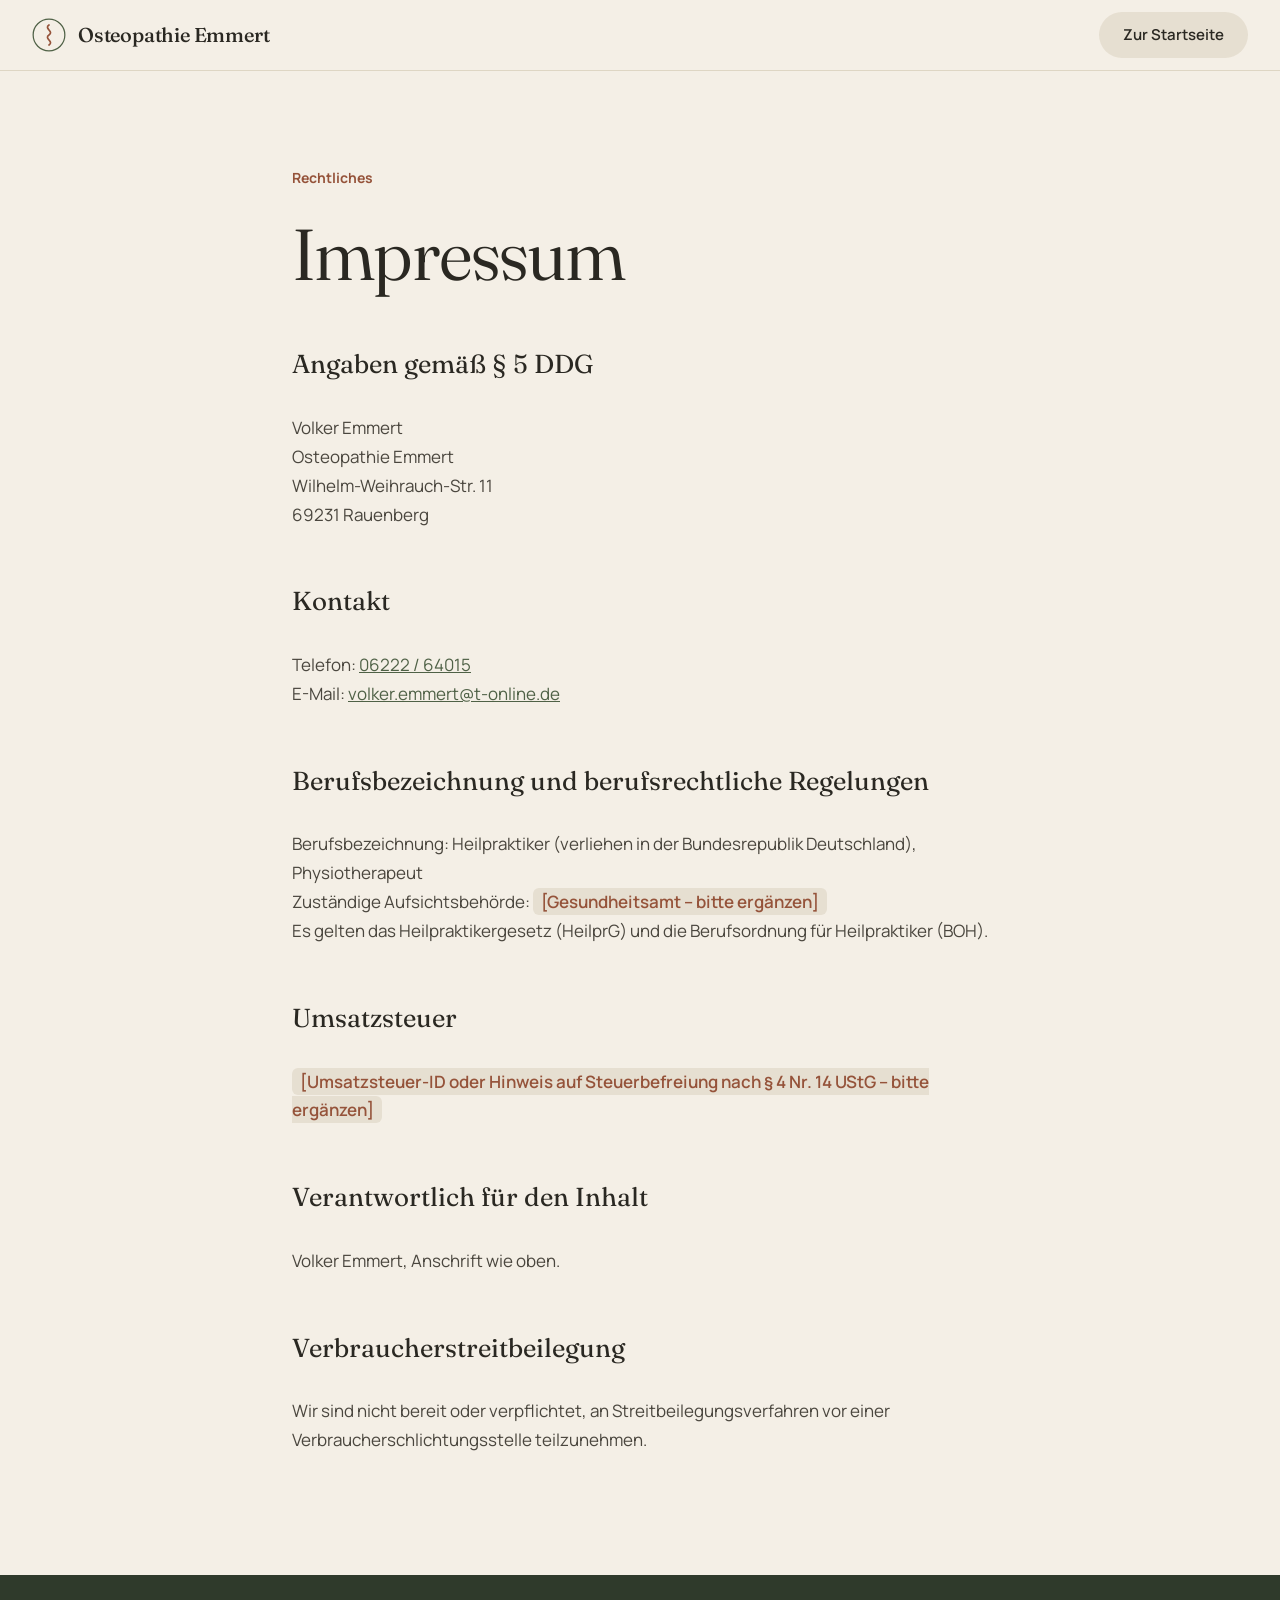
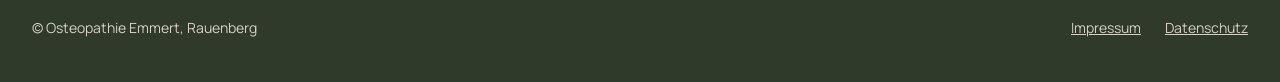
<file: impressum.html>
<!doctype html>
<html lang="de">
<head>
  <meta charset="utf-8">
  <meta name="viewport" content="width=device-width, initial-scale=1">
  <title>Impressum – Osteopathie Emmert</title>
  <meta name="robots" content="noindex, follow">
  <meta name="theme-color" content="#F4EFE6">
  <link rel="icon" href="assets/img/favicon.svg" type="image/svg+xml">
  <link rel="stylesheet" href="assets/css/styles.css">
</head>
<body>
<a class="skip-link" href="#inhalt">Zum Inhalt springen</a>

<header class="site-header">
  <div class="site-header__inner">
    <a href="index.html" class="brand">
      <svg width="34" height="34" viewBox="0 0 44 44" fill="none" aria-hidden="true"><circle cx="22" cy="22" r="20.5" stroke="#4F6146" stroke-width="1.6"/><path d="M22 9c-7 4.5 7 8.5 0 13s7 8.5 0 13" stroke="#95533A" stroke-width="2.2" stroke-linecap="round"/></svg>
      <span class="brand__name">Osteopathie Emmert</span>
    </a>
    <a href="index.html" class="btn btn--secondary btn--header">Zur Startseite</a>
  </div>
</header>

<main id="inhalt" class="container legal">
  <span class="label">Rechtliches</span>
  <h1>Impressum</h1>

  <h2>Angaben gemäß § 5 DDG</h2>
  <address>
    Volker Emmert<br>
    Osteopathie Emmert<br>
    Wilhelm-Weihrauch-Str. 11<br>
    69231 Rauenberg
  </address>

  <h2>Kontakt</h2>
  <p>
    Telefon: <a href="tel:+49622264015">06222 / 64015</a><br>
    E-Mail: <a href="mailto:volker.emmert@t-online.de">volker.emmert@t-online.de</a>
  </p>

  <h2>Berufsbezeichnung und berufsrechtliche Regelungen</h2>
  <p>
    Berufsbezeichnung: Heilpraktiker (verliehen in der Bundesrepublik Deutschland), Physiotherapeut<br>
    Zuständige Aufsichtsbehörde: <span class="placeholder">[Gesundheitsamt – bitte ergänzen]</span><br>
    Es gelten das Heilpraktikergesetz (HeilprG) und die Berufsordnung für Heilpraktiker (BOH).
  </p>

  <h2>Umsatzsteuer</h2>
  <p><span class="placeholder">[Umsatzsteuer-ID oder Hinweis auf Steuerbefreiung nach § 4 Nr. 14 UStG – bitte ergänzen]</span></p>

  <h2>Verantwortlich für den Inhalt</h2>
  <p>Volker Emmert, Anschrift wie oben.</p>

  <h2>Verbraucherstreitbeilegung</h2>
  <p>Wir sind nicht bereit oder verpflichtet, an Streitbeilegungsverfahren vor einer Verbraucherschlichtungsstelle teilzunehmen.</p>
</main>

<footer class="site-footer">
  <div class="container site-footer__inner">
    <span>© Osteopathie Emmert, Rauenberg</span>
    <nav aria-label="Rechtliches">
      <a href="impressum.html" aria-current="page">Impressum</a>
      <a href="datenschutz.html">Datenschutz</a>
    </nav>
  </div>
</footer>
</body>
</html>
</file>
<file: assets/css/styles.css>
/* ==========================================================================
   Osteopathie Emmert – Designsystem „Erde & Ruhe“
   Leinen- und Sandtöne als Grund, Moos für Vertrauen, Terrakotta für Wärme.
   Große, weich gerundete Flächen, klare Pill-Buttons, Bilder mit Licht und Schatten.
   ========================================================================== */

/* ---------- Schriften (lokal gehostet, SIL Open Font License) ---------- */

@font-face {
  font-family: 'Fraunces';
  font-style: normal;
  font-weight: 300 600;
  font-display: swap;
  src: url('../fonts/fraunces-latin.woff2') format('woff2');
}
@font-face {
  font-family: 'Manrope';
  font-style: normal;
  font-weight: 400 700;
  font-display: swap;
  src: url('../fonts/manrope-latin.woff2') format('woff2');
}

:root {
  /* Farben */
  --leinen: #F4EFE6;      /* Seitengrund */
  --papier: #FBF8F2;      /* Karten */
  --sand: #E6DFD1;        /* Flächen, Tags */
  --sand-hell: #EDE6D9;   /* Links in Karten */
  --lehm: #D9CDB8;        /* Linien */
  --lehm-hell: #E2D9C8;   /* Linien auf Papier */
  --rahmen: #D2C6B0;      /* Chip-Rahmen */
  --salbei: #A3B096;
  --salbei-hell: #E3E8DA;
  --ocker: #C9A36A;
  --moos: #4F6146;        /* Primär, Buttons */
  --moos-dunkel: #3F4E38;
  --waldboden: #2F3A2B;   /* dunkle Flächen */
  --waldboden-karte: #3A4734;
  --waldboden-linie: #4E5C48;
  --terrakotta: #95533A;  /* Akzent, Labels */
  --honig: #E1B98A;       /* Akzent auf Dunkel */
  --erde: #2A2822;        /* Text, aktive Auswahl */
  --stein: #5E584D;       /* leiser Text */
  --stein-dunkel: #4A463E;
  --kachel-text: #3B3830;
  --hell-auf-dunkel: #D6D0C2;
  --salbei-auf-dunkel: #C2CBB4;

  --accent: var(--moos);

  /* Typografie */
  --font-serif: 'Fraunces', Georgia, 'Times New Roman', serif;
  --font-sans: 'Manrope', system-ui, -apple-system, 'Segoe UI', sans-serif;

  /* Layout */
  --content: 1280px;
  --gutter: 32px;
  --section: 120px;

  /* Radien */
  --r-row: 18px;
  --r-card: 24px;
  --r-hero: 28px;
  --r-band: 32px;
  --r-pill: 999px;
}

/* ---------- Basis ---------- */

*,
*::before,
*::after { box-sizing: border-box; }

html { scroll-behavior: smooth; scroll-padding-top: 84px; }

@media (prefers-reduced-motion: reduce) {
  html { scroll-behavior: auto; }
  *, *::before, *::after { transition: none !important; animation: none !important; }
}

body {
  margin: 0;
  background: var(--leinen);
  color: var(--erde);
  font-family: var(--font-sans);
  font-size: 16px;
  line-height: 1.6;
  -webkit-font-smoothing: antialiased;
  -moz-osx-font-smoothing: grayscale;
}

img { display: block; max-width: 100%; }

a { color: var(--moos); }
a:hover { color: var(--waldboden); }

button { font-family: inherit; }

:focus-visible {
  outline: 2px solid var(--terrakotta);
  outline-offset: 3px;
  border-radius: 4px;
}

h1, h2, h3, p { margin: 0; }

.skip-link {
  position: absolute;
  left: 16px;
  top: -100px;
  z-index: 100;
  padding: 12px 20px;
  border-radius: var(--r-pill);
  background: var(--waldboden);
  color: var(--leinen);
  font-weight: 600;
  text-decoration: none;
}
.skip-link:focus { top: 12px; color: var(--leinen); }

.container {
  max-width: var(--content);
  margin: 0 auto;
  padding-left: var(--gutter);
  padding-right: var(--gutter);
}

.section { padding-top: var(--section); }

/* ---------- Typo-Bausteine ---------- */

.h2 {
  font-family: var(--font-serif);
  font-weight: 350;
  font-size: clamp(34px, 4vw, 52px);
  line-height: 1.08;
  letter-spacing: -0.02em;
}

.label {
  font-size: 14px;
  font-weight: 700;
  color: var(--terrakotta);
}

.muted { color: var(--stein); }

.section-head {
  display: flex;
  flex-wrap: wrap;
  justify-content: space-between;
  align-items: flex-end;
  gap: 16px 40px;
}

/* ---------- Buttons ---------- */

.btn {
  display: inline-flex;
  align-items: center;
  justify-content: center;
  gap: 8px;
  min-height: 56px;
  padding: 0 30px;
  border-radius: var(--r-pill);
  background: var(--accent);
  color: var(--papier);
  font-weight: 600;
  font-size: 16px;
  text-decoration: none;
  transition: background-color 0.2s ease;
}
.btn:hover { background: var(--waldboden); color: var(--papier); }
.btn--secondary { background: var(--sand); color: var(--erde); padding: 0 28px; }
.btn--secondary:hover { background: var(--lehm); color: var(--erde); }
.btn--header { min-height: 46px; padding: 0 24px; font-size: 15px; }
.header-cta { gap: 0; }
.btn--panel { min-height: 54px; padding: 0 26px; font-size: 15.5px; }
.btn--small {
  min-height: 44px;
  padding: 0 20px;
  background: var(--papier);
  color: var(--erde);
  font-size: 14.5px;
}

/* ---------- Infoleiste & Header ---------- */

.topbar {
  background: var(--waldboden);
  color: var(--leinen);
  font-size: 13.5px;
  font-weight: 500;
}
.topbar__inner {
  padding-top: 10px;
  padding-bottom: 10px;
  display: flex;
  flex-wrap: wrap;
  justify-content: center;
  gap: 4px 28px;
  text-align: center;
}
.topbar a { color: var(--honig); font-weight: 600; }
.topbar a:hover { color: var(--papier); }

.site-header {
  position: sticky;
  top: 0;
  z-index: 50;
  background: rgba(244, 239, 230, 0.9);
  backdrop-filter: blur(16px);
  -webkit-backdrop-filter: blur(16px);
  border-bottom: 1px solid rgba(203, 191, 168, 0.55);
}
.site-header__inner {
  max-width: var(--content);
  margin: 0 auto;
  padding: 12px var(--gutter);
  display: flex;
  flex-wrap: wrap;
  align-items: center;
  justify-content: space-between;
  gap: 8px 32px;
}

.brand {
  display: flex;
  align-items: center;
  gap: 12px;
  min-height: 44px;
  color: var(--erde);
  text-decoration: none;
}
.brand:hover { color: var(--erde); }
.brand svg { flex: 0 0 auto; }
.brand__name {
  font-family: var(--font-serif);
  font-size: 20px;
  font-weight: 500;
  letter-spacing: -0.01em;
}

.main-nav {
  display: flex;
  flex-wrap: wrap;
  align-items: center;
  gap: 0 28px;
  font-size: 15px;
  font-weight: 500;
}
.main-nav a {
  padding: 12px 0;
  color: var(--erde);
  text-decoration: none;
}
.main-nav a:hover { color: var(--moos); }

.nav-toggle {
  display: none;
  align-items: center;
  justify-content: center;
  width: 44px;
  height: 44px;
  border-radius: var(--r-pill);
  border: 0;
  background: var(--sand);
  color: var(--erde);
  cursor: pointer;
}

/* ---------- Hero ---------- */

.hero { padding-top: 32px; }
.hero__grid {
  display: flex;
  flex-wrap: wrap;
  gap: 24px;
  align-items: stretch;
}
.hero__card {
  flex: 1 1 480px;
  min-width: 0;
  background: var(--papier);
  border-radius: var(--r-hero);
  padding: clamp(32px, 5vw, 64px);
  display: flex;
  flex-direction: column;
  justify-content: space-between;
  gap: 48px;
}
.hero__content {
  display: flex;
  flex-direction: column;
  gap: 28px;
}
.hero__eyebrow {
  font-size: 15px;
  font-weight: 600;
  color: var(--moos);
}
.hero__title {
  font-family: var(--font-serif);
  font-weight: 350;
  font-size: clamp(52px, 6.4vw, 92px);
  line-height: 0.98;
  letter-spacing: -0.03em;
}
.hero__intro {
  max-width: 460px;
  font-size: 19px;
  line-height: 1.6;
  color: var(--stein-dunkel);
}
.hero__actions {
  display: flex;
  flex-wrap: wrap;
  gap: 12px;
}
.checks {
  list-style: none;
  margin: 0;
  padding: 24px 0 0;
  border-top: 1px solid var(--lehm-hell);
  display: flex;
  flex-wrap: wrap;
  gap: 12px 28px;
  font-size: 15px;
  font-weight: 500;
}
.checks li { display: flex; align-items: center; gap: 8px; }
.hero__media {
  flex: 1 1 420px;
  min-width: 0;
  min-height: 560px;
  border-radius: var(--r-hero);
  overflow: hidden;
}
.hero__media img {
  width: 100%;
  height: 100%;
  min-height: 560px;
  object-fit: cover;
}

/* ---------- Kacheln: Womit kann ich helfen? ---------- */

.tiles-section {
  display: flex;
  flex-direction: column;
  gap: 36px;
}
.text-link {
  font-size: 15px;
  font-weight: 600;
  color: var(--erde);
}
.tiles {
  list-style: none;
  margin: 0;
  padding: 0;
  display: grid;
  grid-template-columns: repeat(auto-fit, minmax(260px, 1fr));
  gap: 16px;
}
.tile {
  position: relative;
  display: block;
  height: 420px;
  border-radius: var(--r-card);
  overflow: hidden;
  color: var(--erde);
  text-decoration: none;
}
.tile:hover { color: var(--erde); }
.tile img {
  position: absolute;
  inset: 0;
  width: 100%;
  height: 100%;
  object-fit: cover;
  transition: transform 0.6s ease;
}
.tile:hover img { transform: scale(1.03); }
.tile__text {
  position: absolute;
  left: 28px;
  right: 28px;
  top: 28px;
  display: flex;
  flex-direction: column;
  gap: 10px;
}
.tile__title {
  font-family: var(--font-serif);
  font-size: 30px;
  font-weight: 400;
  line-height: 1.1;
  letter-spacing: -0.01em;
}
.tile__short {
  max-width: 240px;
  font-size: 15px;
  line-height: 1.5;
  color: var(--kachel-text);
}
.tile .btn--small {
  position: absolute;
  left: 28px;
  bottom: 28px;
}

/* ---------- Beschwerden ---------- */

.complaints {
  display: flex;
  flex-direction: column;
  gap: 36px;
}
.complaints__head {
  display: flex;
  flex-direction: column;
  gap: 14px;
  max-width: 680px;
}
.complaints__head p { font-size: 17px; line-height: 1.6; }

.chips {
  display: flex;
  flex-wrap: wrap;
  gap: 10px;
}
.chip {
  min-height: 48px;
  padding: 0 22px;
  border-radius: var(--r-pill);
  border: 1.5px solid var(--rahmen);
  background: var(--papier);
  color: var(--erde);
  font-size: 15px;
  font-weight: 500;
  cursor: pointer;
  transition: background-color 0.2s ease, border-color 0.2s ease, color 0.2s ease;
}
.chip:hover { border-color: var(--erde); }
.chip[aria-pressed="true"] {
  border-color: var(--erde);
  background: var(--erde);
  color: var(--papier);
  font-weight: 600;
}

.complaint-panel {
  background: var(--papier);
  border-radius: var(--r-hero);
  padding: clamp(28px, 4.5vw, 56px);
  display: flex;
  flex-wrap: wrap;
  gap: 40px 64px;
}
.complaint-panel__main {
  flex: 1.3 1 420px;
  min-width: 0;
  display: flex;
  flex-direction: column;
  gap: 24px;
}
.complaint-panel__title {
  font-family: var(--font-serif);
  font-weight: 350;
  font-size: clamp(30px, 3.2vw, 40px);
  line-height: 1.1;
  letter-spacing: -0.015em;
}
.complaint-panel__block {
  display: flex;
  flex-direction: column;
  gap: 8px;
}
.complaint-panel__feel { font-size: 19px; line-height: 1.55; }
.complaint-panel__why {
  font-size: 16.5px;
  line-height: 1.7;
  color: var(--stein-dunkel);
}
.complaint-panel__side {
  flex: 1 1 300px;
  min-width: 0;
  display: flex;
  flex-direction: column;
  gap: 12px;
}
.way-links {
  list-style: none;
  margin: 0;
  padding: 0;
  display: flex;
  flex-direction: column;
  gap: 12px;
}
.way-link {
  display: flex;
  align-items: center;
  justify-content: space-between;
  gap: 16px;
  min-height: 68px;
  padding: 0 22px;
  border-radius: var(--r-row);
  background: var(--sand-hell);
  color: var(--erde);
  text-decoration: none;
  transition: background-color 0.2s ease;
}
.way-link:hover { background: var(--sand); color: var(--erde); }
.way-link__text { display: flex; flex-direction: column; gap: 2px; padding: 10px 0; }
.way-link__title { font-size: 17px; font-weight: 700; }
.way-link__sub { font-size: 13.5px; color: var(--stein); }
.complaint-panel__side .btn { margin-top: 8px; }

/* ---------- Ablauf ---------- */

.steps-section {
  display: flex;
  flex-direction: column;
  gap: 36px;
}
.steps {
  list-style: none;
  margin: 0;
  padding: 0;
  display: grid;
  grid-template-columns: repeat(auto-fit, minmax(280px, 1fr));
  gap: 16px;
}
.step {
  background: var(--sand);
  border-radius: var(--r-card);
  padding: 36px 32px;
  display: flex;
  flex-direction: column;
  gap: 16px;
}
.step__num {
  width: 44px;
  height: 44px;
  border-radius: var(--r-pill);
  background: var(--papier);
  display: flex;
  align-items: center;
  justify-content: center;
  font-weight: 700;
}
.step h3 { font-size: 21px; font-weight: 700; line-height: 1.3; }
.step p { font-size: 16px; line-height: 1.6; color: var(--stein-dunkel); }

/* ---------- Akkordeons (gemeinsam) ---------- */

.toggle-icon {
  flex: 0 0 auto;
  border-radius: var(--r-pill);
  display: flex;
  align-items: center;
  justify-content: center;
}
.toggle-icon .icon-minus,
.faq-toggle .icon-minus { display: none; }
[aria-expanded="true"] .toggle-icon .icon-minus,
[aria-expanded="true"] > .icon-minus { display: block; }
[aria-expanded="true"] .toggle-icon .icon-plus,
[aria-expanded="true"] > .icon-plus { display: none; }

.accordion__item h3 { font: inherit; margin: 0; }

/* ---------- Behandlung ---------- */

.treatment {
  display: flex;
  flex-direction: column;
  gap: 36px;
}
.treatment .section-head p {
  max-width: 380px;
  font-size: 16px;
  line-height: 1.6;
}
.ways {
  display: flex;
  flex-direction: column;
  gap: 12px;
}
.way {
  background: var(--papier);
  border-radius: var(--r-card);
  overflow: hidden;
}
.way-toggle {
  width: 100%;
  display: flex;
  flex-wrap: wrap;
  align-items: center;
  gap: 12px 28px;
  padding: 28px 32px;
  background: transparent;
  border: 0;
  color: var(--erde);
  text-align: left;
  cursor: pointer;
}
.way-toggle__text {
  flex: 1 1 260px;
  min-width: 0;
  display: flex;
  flex-direction: column;
  gap: 4px;
}
.way-toggle__title {
  font-family: var(--font-serif);
  font-weight: 400;
  font-size: clamp(24px, 2.4vw, 30px);
  letter-spacing: -0.01em;
}
.way-toggle__sub { font-size: 15px; color: var(--stein); }
.way-toggle .toggle-icon {
  width: 48px;
  height: 48px;
  background: var(--sand);
  transition: background-color 0.2s ease;
}
.way-toggle:hover .toggle-icon { background: var(--lehm); }

.match-badge {
  padding: 7px 14px;
  border-radius: var(--r-pill);
  background: var(--salbei-hell);
  color: var(--moos-dunkel);
  font-size: 13px;
  font-weight: 600;
}
.match-badge[hidden] { display: none; }

.way-panel {
  padding: 0 32px 36px;
  display: grid;
  grid-template-columns: repeat(auto-fit, minmax(240px, 1fr));
  gap: 28px 40px;
}
.way-panel[hidden] { display: none; }
.way-panel__col { display: flex; flex-direction: column; gap: 8px; }
.way-panel__col p {
  font-size: 16px;
  line-height: 1.7;
  color: var(--stein-dunkel);
}

.tags {
  list-style: none;
  margin: 0;
  padding: 0;
  display: flex;
  flex-wrap: wrap;
  gap: 8px;
}
.tags li {
  padding: 7px 14px;
  border-radius: var(--r-pill);
  background: var(--sand);
  font-size: 13.5px;
  font-weight: 500;
}

/* ---------- Über mich ---------- */

.about {
  background: var(--waldboden);
  color: var(--leinen);
  border-radius: var(--r-band);
  padding: clamp(32px, 5vw, 72px);
  display: flex;
  flex-direction: column;
  gap: 64px;
}
.stats {
  list-style: none;
  margin: 0;
  padding: 0;
  display: grid;
  grid-template-columns: repeat(auto-fit, minmax(240px, 1fr));
  gap: 16px;
}
.stat {
  background: var(--waldboden-karte);
  border-radius: 22px;
  padding: 32px 28px;
  display: flex;
  flex-direction: column;
  gap: 10px;
}
.stat__num {
  font-family: var(--font-serif);
  font-size: 48px;
  font-weight: 320;
  line-height: 1;
  color: var(--honig);
}
.stat__title { font-size: 17px; font-weight: 700; }
.stat__text { font-size: 15px; line-height: 1.6; color: var(--hell-auf-dunkel); }

.about__main {
  display: flex;
  flex-wrap: wrap;
  gap: 48px 72px;
  align-items: flex-start;
}
.about__portrait {
  flex: 1 1 320px;
  min-width: 0;
  display: flex;
  flex-direction: column;
  gap: 20px;
}
.portrait-placeholder,
.portrait-img {
  width: 100%;
  height: 460px;
  border-radius: var(--r-card);
}
.portrait-placeholder {
  background: var(--waldboden-karte);
  display: flex;
  align-items: center;
  justify-content: center;
  text-align: center;
  padding: 32px;
  color: var(--salbei-auf-dunkel);
  font-size: 14px;
  font-weight: 500;
}
.portrait-img { object-fit: cover; }
.about__person { display: flex; flex-direction: column; gap: 4px; }
.about__name { font-family: var(--font-serif); font-size: 26px; }
.about__role { font-size: 15px; color: var(--salbei-auf-dunkel); }
.about__text {
  flex: 1.4 1 440px;
  min-width: 0;
  display: flex;
  flex-direction: column;
  gap: 28px;
}
.about__quote {
  font-family: var(--font-serif);
  font-weight: 320;
  font-size: clamp(32px, 3.6vw, 48px);
  line-height: 1.12;
  letter-spacing: -0.015em;
}
.about__body {
  max-width: 560px;
  font-size: 17px;
  line-height: 1.7;
  color: var(--hell-auf-dunkel);
}

.exp-items {
  display: flex;
  flex-direction: column;
  gap: 10px;
}
.exp {
  background: var(--waldboden-karte);
  border-radius: var(--r-row);
}
.exp-toggle {
  width: 100%;
  display: flex;
  align-items: center;
  justify-content: space-between;
  gap: 20px;
  padding: 20px 24px;
  background: transparent;
  border: 0;
  color: var(--leinen);
  text-align: left;
  cursor: pointer;
}
.exp-toggle__text {
  display: flex;
  align-items: baseline;
  flex-wrap: wrap;
  gap: 2px 12px;
}
.exp-toggle__title { font-size: 17px; font-weight: 700; }
.exp-toggle__hint { font-size: 14px; color: var(--salbei-auf-dunkel); }
.exp-toggle .toggle-icon {
  width: 36px;
  height: 36px;
  background: var(--waldboden-linie);
}
.exp-list {
  list-style: none;
  margin: 0;
  padding: 0 24px 24px;
  display: flex;
  flex-direction: column;
  gap: 14px;
}
.exp-list[hidden] { display: none; }
.exp-list li { display: flex; flex-wrap: wrap; gap: 2px 20px; }
.exp-list__a {
  flex: 0 1 220px;
  font-size: 15px;
  font-weight: 600;
  color: var(--honig);
}
.exp-list__b {
  flex: 1 1 240px;
  min-width: 0;
  font-size: 15px;
  line-height: 1.55;
  color: var(--hell-auf-dunkel);
}

/* ---------- Fragen ---------- */

.faq-section {
  display: flex;
  flex-wrap: wrap;
  gap: 32px 72px;
}
.faq-section__head {
  flex: 1 1 300px;
  min-width: 0;
  display: flex;
  flex-direction: column;
  gap: 16px;
}
.faq-section__head p { font-size: 16px; line-height: 1.6; }
.faq-section__head a { color: var(--erde); font-weight: 600; }
.faqs {
  flex: 2 1 560px;
  min-width: 0;
  display: flex;
  flex-direction: column;
  border-top: 1px solid var(--lehm);
}
.faq { border-bottom: 1px solid var(--lehm); }
.faq-toggle {
  width: 100%;
  display: flex;
  align-items: center;
  justify-content: space-between;
  gap: 24px;
  padding: 24px 0;
  background: transparent;
  border: 0;
  color: var(--erde);
  text-align: left;
  font-size: 18px;
  font-weight: 600;
  cursor: pointer;
}
.faq-toggle svg { flex: 0 0 auto; }
.faq-toggle:hover { color: var(--moos); }
.faq__answer {
  padding: 0 0 24px;
  max-width: 680px;
  font-size: 16px;
  line-height: 1.7;
  color: var(--stein-dunkel);
}
.faq__answer[hidden] { display: none; }

/* ---------- Kontakt ---------- */

.contact {
  padding-bottom: var(--section);
  display: flex;
  flex-wrap: wrap;
  gap: 24px;
}
.contact__visual {
  flex: 1.3 1 480px;
  min-width: 0;
  position: relative;
  min-height: 480px;
  border-radius: var(--r-hero);
  overflow: hidden;
}
.contact__visual img {
  position: absolute;
  inset: 0;
  width: 100%;
  height: 100%;
  object-fit: cover;
}
.contact__card {
  position: absolute;
  left: 24px;
  right: 24px;
  bottom: 24px;
  max-width: 420px;
  background: var(--papier);
  border-radius: 22px;
  padding: 28px;
  display: flex;
  flex-direction: column;
  align-items: flex-start;
  gap: 16px;
}
.contact__card h2 {
  font-family: var(--font-serif);
  font-weight: 350;
  font-size: 34px;
  line-height: 1.1;
}
.contact__card .btn { min-height: 54px; padding: 0 28px; }
.contact__info {
  flex: 1 1 340px;
  min-width: 0;
  background: var(--papier);
  border-radius: var(--r-hero);
  padding: 36px;
  display: flex;
  flex-direction: column;
  gap: 28px;
}
.contact__block { display: flex; flex-direction: column; gap: 6px; }
.hours { margin: 0; display: flex; flex-direction: column; gap: 10px; margin-top: 4px; }
.hours div { display: flex; justify-content: space-between; gap: 16px; font-size: 16px; }
.hours div:first-child { padding-bottom: 10px; border-bottom: 1px solid var(--lehm-hell); }
.hours dt { font-weight: 600; }
.hours dd { margin: 0; }
.contact__info address { font-style: normal; font-size: 16px; line-height: 1.6; }
.contact__info a { font-size: 16px; }

/* ---------- Footer ---------- */

.site-footer {
  background: var(--waldboden);
  color: var(--hell-auf-dunkel);
}
.site-footer__inner {
  padding-top: 32px;
  padding-bottom: 32px;
  display: flex;
  flex-wrap: wrap;
  justify-content: space-between;
  align-items: center;
  gap: 8px 16px;
  font-size: 14px;
}
.site-footer nav {
  display: flex;
  flex-wrap: wrap;
  gap: 0 24px;
}
.site-footer a {
  display: inline-block;
  padding: 10px 0;
  color: var(--hell-auf-dunkel);
}
.site-footer a:hover { color: var(--papier); }

/* ---------- Rechtstexte (Impressum, Datenschutz) ---------- */

.legal {
  max-width: 760px;
  padding-top: 96px;
  padding-bottom: 120px;
  display: flex;
  flex-direction: column;
  gap: 28px;
}
.legal h1 {
  font-family: var(--font-serif);
  font-weight: 350;
  font-size: clamp(44px, 6vw, 72px);
  line-height: 1.04;
  letter-spacing: -0.025em;
}
.legal h2 {
  margin-top: 24px;
  font-family: var(--font-serif);
  font-weight: 400;
  font-size: 26px;
}
.legal p, .legal address, .legal li {
  font-size: 17px;
  line-height: 1.7;
  color: var(--stein-dunkel);
  font-style: normal;
}
.placeholder {
  padding: 2px 8px;
  border-radius: 6px;
  background: var(--sand);
  color: var(--terrakotta);
  font-weight: 600;
}

/* ---------- Responsiv ---------- */

@media (max-width: 960px) {
  :root { --section: 96px; }
  .hero__media, .hero__media img { min-height: 440px; }
}

@media (max-width: 860px) {
  .nav-toggle { display: inline-flex; }
  .site-header__inner { gap: 12px 8px; }
  .brand { flex: 1 1 0; min-width: 0; }
  .brand__name { white-space: nowrap; overflow: hidden; text-overflow: ellipsis; }
  .header-cta { order: 2; }
  .nav-toggle { order: 3; }
  .main-nav {
    order: 4;
    flex: 1 0 100%;
    flex-direction: column;
    align-items: stretch;
    gap: 0;
    font-size: 17px;
    padding-bottom: 8px;
  }
  .main-nav a { padding: 14px 0; border-top: 1px solid var(--lehm); }
  .js .main-nav:not(.is-open) { display: none; }
}

@media (max-width: 760px) {
  :root { --gutter: 16px; --section: 80px; }

  .brand { gap: 10px; }
  .brand svg { width: 30px; height: 30px; }
  .brand__name { font-size: 17px; }
  .btn--header { min-height: 44px; padding: 0 18px; font-size: 14.5px; }

  .hero { padding-top: 16px; }
  .hero__grid { gap: 16px; }
  .hero__card { gap: 36px; }
  .hero__content { gap: 22px; }
  .hero__intro { font-size: 17.5px; }
  .hero__actions .btn { flex: 1 1 auto; }
  .hero__media, .hero__media img { min-height: 320px; }

  .tile { height: 340px; }
  .tile__title { font-size: 27px; }

  .way-toggle { padding: 22px 20px; gap: 12px 16px; }
  .way-panel { padding: 0 20px 28px; }
  .step { padding: 28px 24px; }

  .about { gap: 48px; }
  .portrait-placeholder, .portrait-img { height: 380px; }
  .exp-list__a { flex-basis: 100%; }
  .faq-toggle { font-size: 17px; }

  .contact__visual { min-height: 0; display: flex; flex-direction: column; }
  .contact__visual img { position: static; height: 280px; }
  .contact__card {
    position: relative;
    left: auto; right: auto; bottom: auto;
    max-width: none;
    border-radius: 0 0 var(--r-hero) var(--r-hero);
  }
  .contact__info { padding: 28px 24px; }
}

@media (max-width: 420px) {
  .header-cta__long { display: none; }
}

@media (max-width: 380px) {
  .brand svg { display: none; }
}
</file>
